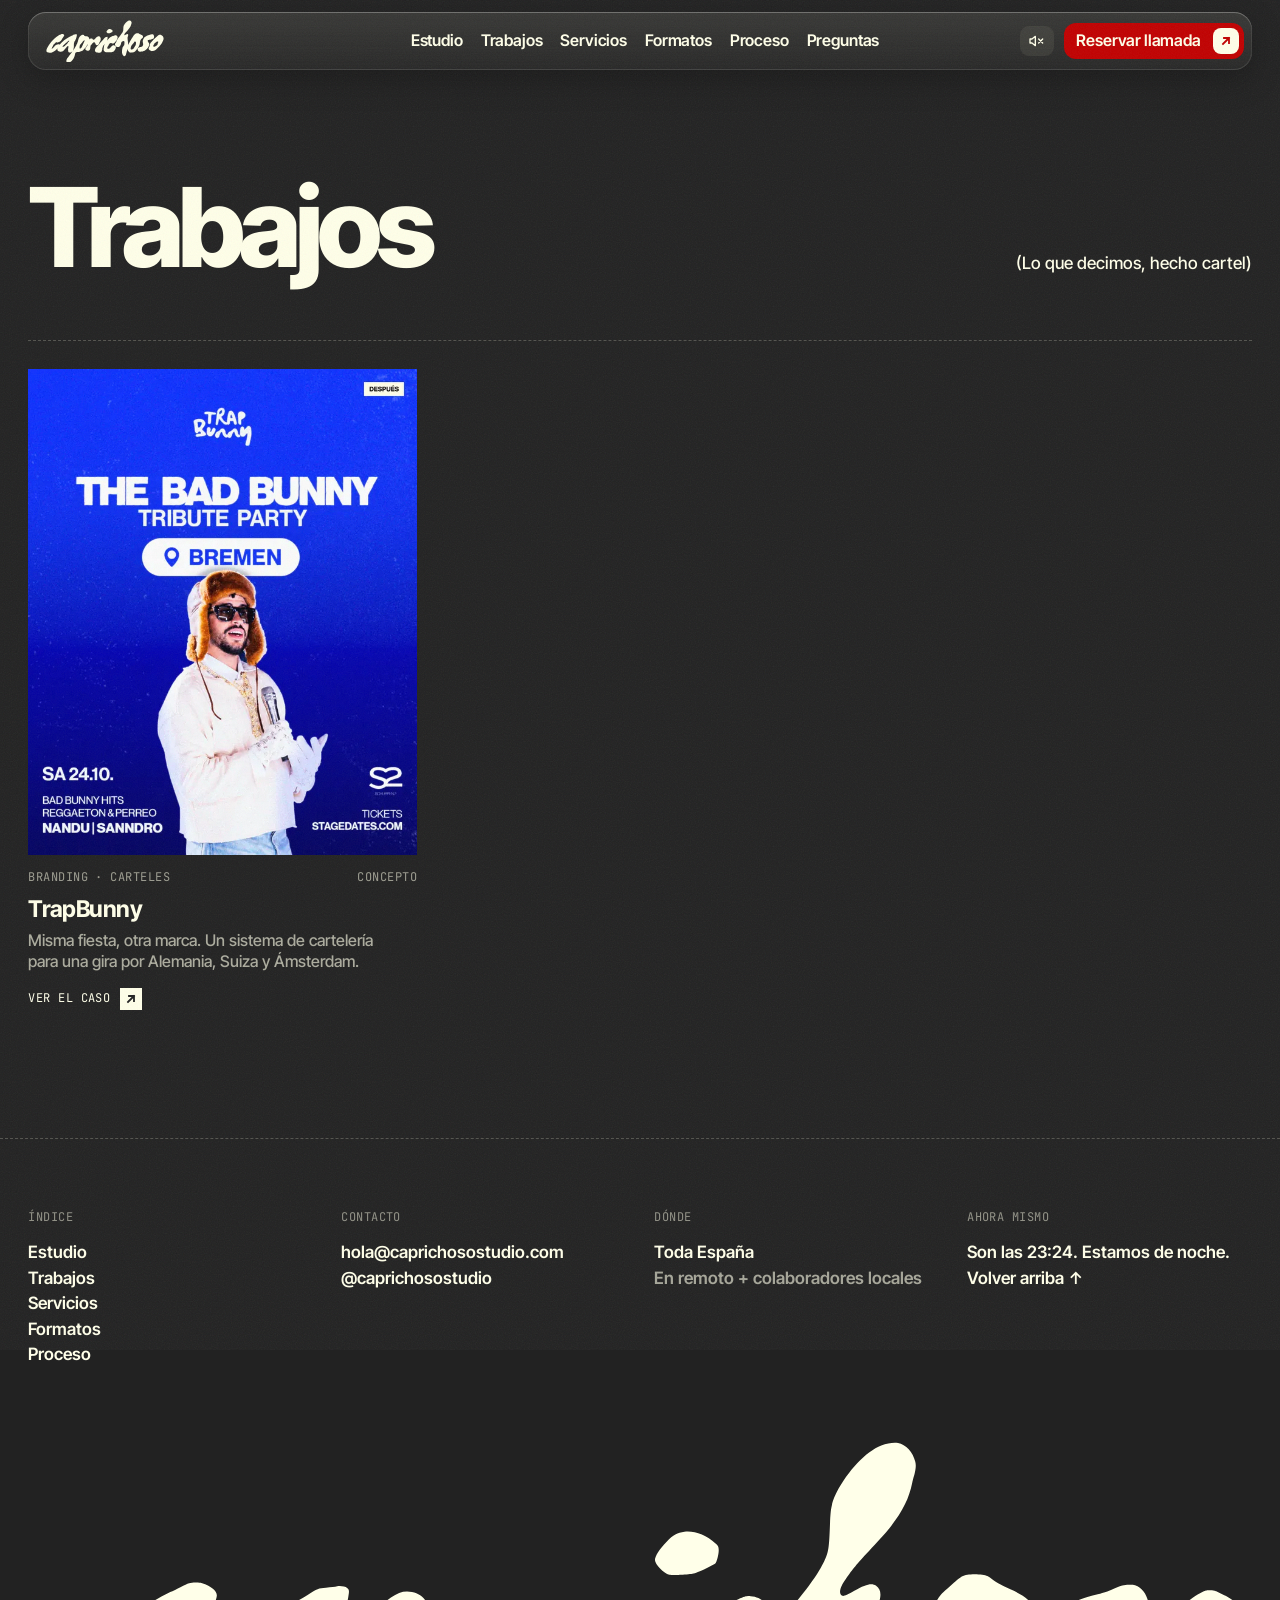
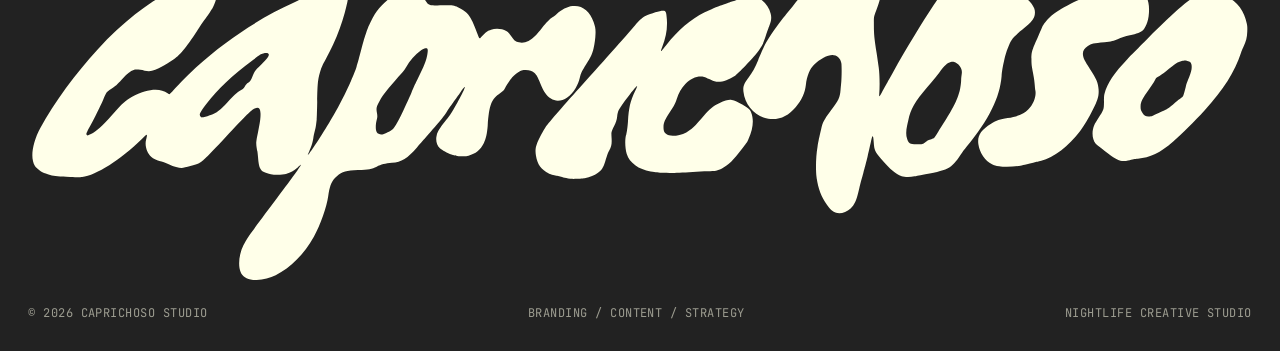
<file: trabajos.html>
<!doctype html>
<html lang="es">
<head>
<meta charset="utf-8">
<meta name="viewport" content="width=device-width, initial-scale=1, viewport-fit=cover">
<title>Trabajos · Caprichoso Studio</title>
<meta name="description" content="Trabajos de Caprichoso Studio: branding, carteles y contenido para nightlife.">
<meta name="theme-color" content="#222222">
<meta name="color-scheme" content="dark">
<meta property="og:title" content="Trabajos — Caprichoso Studio">
<meta property="og:description" content="Branding, carteles y contenido para nightlife.">
<meta property="og:type" content="website">
<meta property="og:url" content="https://caprichosostudio.com/trabajos">
<link rel="canonical" href="https://caprichosostudio.com/trabajos">
<meta property="og:image" content="https://caprichosostudio.com/img/trapbunny/og-trapbunny.jpg">
<meta name="twitter:card" content="summary_large_image">
<link rel="icon" href="favicon.svg" type="image/svg+xml">
<link rel="icon" href="favicon-32.png" type="image/png" sizes="32x32">
<link rel="apple-touch-icon" href="apple-touch-icon.png">
<link rel="preconnect" href="https://fonts.googleapis.com">
<link rel="preconnect" href="https://fonts.gstatic.com" crossorigin>
<link href="https://fonts.googleapis.com/css2?family=Inter+Tight:wght@400;500;600;700;800;900&family=JetBrains+Mono:wght@400;500&display=swap" rel="stylesheet">
<link rel="stylesheet" href="styles.css?v=11">
</head>
<body>
<svg width="0" height="0" style="position:absolute" aria-hidden="true">
  <symbol id="firma" viewBox="155 172 1134 413"><path fill="currentColor" d="M363.62 581.60C357.18 580.63 353.81 578.46 352.02 574.15C349.49 568.03 350.60 557.52 354.63 549.50C357.78 543.21 359.70 540.48 379.37 514.25C402.58 483.31 408.38 475.29 407.89 474.81C407.73 474.65 407.16 475.14 404.00 478.15C401.34 480.70 398.61 482.11 394.05 483.29C390.93 484.11 383.61 484.22 380.07 483.51C370.47 481.59 369.09 479.74 368.13 467.50C367.94 465.09 367.67 462.76 367.54 462.32C367.40 461.88 367.10 460.26 366.86 458.73C366.27 454.91 366.40 453.46 368.06 445.25C370.06 435.33 370.64 430.96 370.46 427.12C370.24 422.44 368.52 421.03 365.10 422.74C361.63 424.48 358.44 427.63 337.61 449.88C319.83 468.87 317.07 471.58 313.87 473.20C310.87 474.71 299.96 477.73 297.46 477.74C294.56 477.76 290.46 476.57 285.38 474.25C282.72 473.04 279.12 471.77 276.75 471.22C274.12 470.60 271.03 469.11 269.36 467.65C265.13 463.95 262.98 456.85 264.46 451.49C265.27 448.57 265.42 447.00 264.88 447.00C264.64 447.00 262.57 448.83 260.28 451.07C240.68 470.24 218.45 484.34 205.04 486.12C202.84 486.41 201.18 486.41 194.04 486.11C183.93 485.69 179.73 485.26 175.50 484.22C169.52 482.74 166.52 481.27 163.62 478.38C161.22 475.97 160.48 474.66 159.60 471.25C157.73 463.98 160.49 451.62 166.41 440.81C179.44 417.00 199.06 390.12 219.74 367.75C242.70 342.90 266.61 324.05 286.86 314.82C289.07 313.82 293.29 311.77 296.25 310.27C303.97 306.36 305.39 305.91 310.12 305.90C313.49 305.89 314.13 305.97 316.38 306.60C324.03 308.75 329.97 313.56 329.99 317.64C330.01 319.91 328.09 325.71 326.17 329.25C325.12 331.17 321.78 336.13 318.25 341.00C316.60 343.27 314.50 346.36 313.58 347.88C312.65 349.39 310.27 352.99 308.28 355.88C298.19 370.51 293.91 375.06 285.50 380.07C283.78 381.09 281.14 382.70 279.62 383.63C273.11 387.66 268.45 388.78 263.12 387.60C258.72 386.63 254.82 386.38 252.87 386.95C250.02 387.77 246.80 390.41 241.70 396.06C237.63 400.58 236.08 401.96 231.95 404.71C227.44 407.72 227.96 407.01 224.48 415.00C222.12 420.42 216.66 431.45 213.46 437.25C208.99 445.34 208.59 446.34 209.47 447.22C210.09 447.84 210.49 447.75 213.38 446.36C218.38 443.95 223.50 439.30 233.31 428.25C242.42 417.98 245.94 414.76 251.05 412.05C265.34 404.45 277.26 403.23 284.33 408.63C284.96 409.11 285.68 409.50 285.94 409.50C286.23 409.50 287.82 407.92 290.14 405.31C294.63 400.27 305.94 388.90 311.12 384.20C338.24 359.64 369.89 338.76 401.50 324.56C406.53 322.30 409.46 320.69 413.75 317.84C423.41 311.42 424.11 311.13 431.15 310.75C435.85 310.50 439.58 310.05 441.51 309.50C443.96 308.79 449.03 309.59 450.72 310.94C452.42 312.30 452.65 313.06 452.29 316.04C451.67 321.09 450.40 327.12 448.47 334.25C445.93 343.62 442.10 354.11 437.88 363.25C435.67 368.02 433.46 372.36 430.77 377.22C427.86 382.46 427.09 384.18 425.94 388.00C423.65 395.61 423.29 399.18 423.00 417.00C422.87 424.77 422.66 431.97 422.52 433.00C422.39 434.03 422.16 435.93 422.01 437.21C421.86 438.49 421.58 440.18 421.38 440.96C420.28 445.34 419.72 447.92 419.35 450.38C418.94 453.06 418.05 456.35 417.05 458.88C415.36 463.15 414.93 464.20 414.58 464.83C413.90 466.08 414.37 465.78 415.79 464.06C419.39 459.68 431.22 441.09 438.43 428.50C443.09 420.35 450.02 406.83 452.74 400.60C453.33 399.24 454.02 397.68 454.27 397.12C456.66 391.74 458.69 386.58 459.48 383.88C459.80 382.77 460.26 381.20 460.51 380.38C460.75 379.55 461.20 377.92 461.50 376.75C461.80 375.58 462.26 373.84 462.52 372.88C462.78 371.91 463.46 369.38 464.01 367.25C464.57 365.12 465.25 362.64 465.51 361.75C467.02 356.62 467.41 355.37 468.27 352.88C470.01 347.87 470.50 346.66 472.39 342.78C477.36 332.55 482.55 326.29 491.34 319.92C498.26 314.91 504.03 313.38 510.82 314.75C516.63 315.92 520.89 318.78 524.08 323.66C526.32 327.07 527.57 327.34 539.62 327.09C548.96 326.90 549.95 327.06 554.75 329.57C560.83 332.76 563.19 335.12 566.46 341.27C567.64 343.48 570.11 349.51 572.64 356.34C573.24 357.96 573.67 358.07 574.61 356.86C575.95 355.13 579.14 352.15 580.53 351.32C581.27 350.88 582.89 350.16 584.12 349.72C588.30 348.25 594.52 348.72 598.17 350.79C599.72 351.66 601.17 353.23 603.36 356.36C605.79 359.85 606.79 360.61 609.96 361.37C614.88 362.56 620.08 360.45 625.13 355.21C626.37 353.93 629.07 350.79 631.12 348.25C635.57 342.75 638.45 339.79 641.00 338.14C642.03 337.46 643.61 336.28 644.50 335.49C649.90 330.77 654.40 328.46 659.57 327.75C668.22 326.56 675.63 332.20 679.14 342.62C680.81 347.57 681.06 349.07 680.92 353.50C680.79 357.95 680.15 362.75 679.14 366.85C677.71 372.64 676.84 374.52 672.14 381.88C668.72 387.23 667.40 390.02 666.35 394.17C665.36 398.07 664.32 400.67 662.57 403.57C656.21 414.12 646.74 418.20 639.54 413.47C635.58 410.87 632.82 406.93 629.88 399.65C627.32 393.32 626.31 391.54 624.13 389.54C621.96 387.56 620.05 386.91 616.38 386.89C613.38 386.88 613.38 386.88 611.25 387.90C608.68 389.13 605.85 391.36 603.75 393.81C601.94 395.94 598.48 401.09 597.12 403.70C596.17 405.54 594.97 406.81 592.75 408.32C584.32 414.07 582.41 419.03 581.01 438.75C580.50 445.91 579.42 450.70 577.36 454.90C574.36 461.01 569.81 464.71 563.25 466.38C560.82 467.00 560.33 467.04 556.62 466.94C552.50 466.83 551.45 466.65 547.38 465.32C543.77 464.15 538.67 461.40 536.72 459.58C533.78 456.82 532.57 452.01 533.72 447.60C534.64 444.06 536.41 441.09 541.22 435.06C542.87 432.99 544.74 430.58 545.37 429.72C549.08 424.69 559.75 404.94 559.75 403.11C559.75 402.12 559.13 402.81 555.81 407.53C554.99 408.68 552.35 412.39 549.92 415.78C547.50 419.16 544.44 423.61 543.12 425.65C539.98 430.54 536.77 434.45 523.88 449.12C520.99 452.43 517.20 456.76 515.47 458.75C506.82 468.73 501.13 472.22 492.23 473.01C486.00 473.56 482.21 474.51 478.12 476.55C473.63 478.80 470.64 479.35 460.75 479.76C449.94 480.20 446.40 481.23 441.22 485.39C436.74 488.99 434.52 494.12 433.23 503.88C431.90 513.86 425.92 530.80 419.90 541.63C411.00 557.65 398.52 570.20 384.50 577.25C379.73 579.64 372.89 581.33 366.88 581.60C365.50 581.66 364.04 581.66 363.62 581.60ZM903.85 519.27C900.78 518.34 898.70 516.52 895.36 511.84C890.12 504.52 887.05 496.35 885.76 486.33C884.81 478.97 885.19 466.85 886.63 458.25C887.69 451.93 888.08 450.04 890.00 441.83C891.51 435.36 892.62 433.26 899.03 424.62C906.33 414.80 907.46 412.39 907.99 405.50C908.14 403.51 908.32 401.59 908.38 401.25C909.00 397.90 909.25 383.77 908.75 380.65C908.06 376.30 904.56 373.17 900.38 373.17C895.88 373.16 888.85 376.90 883.41 382.20C879.52 385.98 876.79 392.67 875.88 400.62C874.99 408.35 872.16 414.63 866.58 421.25C859.18 430.04 850.84 433.58 841.00 432.13C829.00 430.37 819.30 419.78 817.99 407.02C817.48 402.07 818.54 399.27 823.13 393.38C826.13 389.52 828.97 384.34 831.63 377.88C832.62 375.47 835.65 368.51 836.70 366.25C839.61 359.97 845.98 350.24 853.73 340.25C856.75 336.36 858.18 334.59 863.72 327.88C879.73 308.45 887.51 297.32 892.97 286.00C896.85 277.96 897.40 274.33 898.24 251.00C898.50 243.97 899.00 238.46 899.61 236.01C899.79 235.25 900.01 234.16 900.10 233.60C900.41 231.44 902.33 226.28 904.05 223.00C915.11 201.87 931.58 184.46 945.75 178.91C951.32 176.73 957.08 175.84 961.25 176.52C968.41 177.68 975.29 185.22 977.26 194.05C977.88 196.81 977.87 198.66 977.25 202.10C976.78 204.68 976.55 205.60 975.48 209.12C975.23 209.95 974.74 212.06 974.38 213.81C970.69 232.05 961.91 246.97 942.64 267.76C926.26 285.42 921.90 290.39 916.46 297.62C913.93 301.00 910.23 306.57 909.31 308.39C906.96 313.04 906.94 316.92 909.25 318.05C910.86 318.84 913.26 317.94 920.38 313.87C931.64 307.43 936.91 306.17 940.96 308.94C943.85 310.92 945.16 313.87 944.93 317.94C944.77 320.97 943.96 324.07 941.88 329.62C938.65 338.26 938.87 337.07 938.89 345.50C938.92 353.85 939.26 357.27 941.50 371.62C942.00 374.86 942.76 380.16 943.38 384.75C944.25 391.27 944.46 401.90 943.84 409.31C943.60 412.21 944.10 411.94 946.12 408.06C947.03 406.31 948.85 402.96 950.17 400.62C951.48 398.29 954.41 393.06 956.67 389.00C968.63 367.61 983.63 342.80 994.33 326.75C998.06 321.14 1000.72 317.36 1001.56 316.49C1002.46 315.54 1011.30 307.60 1014.41 304.94C1019.74 300.39 1021.22 299.57 1025.62 298.73C1029.10 298.06 1035.32 298.07 1039.23 298.74C1043.72 299.52 1044.93 300.02 1047.30 302.06C1051.22 305.44 1055.42 307.80 1065.38 312.23C1078.30 317.97 1084.57 322.97 1087.44 329.81C1088.45 332.22 1088.40 335.74 1087.34 338.01C1085.92 341.00 1083.20 344.05 1078.74 347.62C1072.27 352.80 1068.49 356.35 1066.75 358.87C1064.37 362.34 1061.43 370.11 1059.85 377.12C1058.29 384.10 1057.63 387.99 1057.24 392.75C1055.58 412.64 1045.51 432.96 1024.92 458.00C1023.28 459.99 1020.66 463.54 1019.11 465.88C1010.54 478.77 1007.90 480.10 982.00 484.49C980.28 484.79 977.81 485.27 976.50 485.57C972.80 486.41 967.03 486.34 964.68 485.41C958.57 483.01 954.92 479.93 945.49 469.21C939.85 462.80 939.25 461.43 938.72 453.75C938.41 449.26 938.12 448.04 937.51 448.65C937.25 448.90 936.69 450.99 935.89 454.70C935.36 457.19 934.77 459.76 933.01 467.38C932.56 469.31 930.96 475.56 930.13 478.62C929.91 479.45 929.45 481.14 929.11 482.38C928.78 483.61 928.28 485.41 928.00 486.38C926.71 490.88 926.03 493.50 925.26 497.00C923.01 507.24 920.95 511.97 917.29 515.28C913.22 518.97 907.96 520.53 903.85 519.27ZM657.50 487.84C652.01 486.77 649.32 486.13 647.28 485.40C646.68 485.18 645.76 485.00 645.25 485.00C643.81 485.00 639.69 483.85 637.68 482.88C630.71 479.55 626.95 474.39 625.74 466.50C624.98 461.56 625.22 459.03 626.88 454.64C628.09 451.41 632.79 442.50 634.71 439.77C637.71 435.50 652.79 418.10 669.28 399.88C688.01 379.17 714.27 349.63 717.46 345.68C720.85 341.48 724.64 337.94 726.65 337.10C733.13 334.37 740.54 332.18 743.43 332.14C746.07 332.11 746.54 333.15 747.03 340.04C747.63 348.70 746.35 356.25 742.64 365.81C741.49 368.78 741.31 369.50 741.74 369.50C741.99 369.50 742.25 369.19 746.39 364.00C757.90 349.57 769.04 340.09 782.12 333.56C786.14 331.56 794.81 327.85 797.50 326.98C797.84 326.87 799.76 326.21 801.75 325.50C805.48 324.18 806.46 323.86 809.25 323.05C810.14 322.79 811.94 322.09 813.25 321.50C819.19 318.83 821.00 318.36 824.62 318.58C827.66 318.76 829.55 319.23 831.92 320.38C837.39 323.05 841.77 328.65 843.26 334.86C844.17 338.65 843.86 341.43 842.00 346.00C841.47 347.31 840.03 351.36 838.80 355.00C837.57 358.64 836.28 362.24 835.95 363.00C835.15 364.78 833.04 368.03 830.83 370.88C826.29 376.71 813.15 390.45 810.28 392.35C804.97 395.88 799.19 397.99 794.81 398.00C792.13 398.00 790.85 397.62 786.25 395.44C782.13 393.48 780.58 393.00 778.42 393.00C773.48 393.00 768.49 395.45 764.15 400.01C760.50 403.85 757.97 408.28 756.12 414.07C754.89 417.92 753.99 419.67 750.32 425.26C744.99 433.39 743.96 435.78 743.93 440.00C743.90 444.51 745.12 446.32 748.96 447.51C752.73 448.67 759.85 447.48 765.05 444.82C769.82 442.38 772.94 439.43 781.49 429.28C786.59 423.21 790.27 420.21 795.52 417.84C801.41 415.17 804.48 414.36 807.10 414.79C810.40 415.32 815.88 417.98 820.64 421.38C823.69 423.54 824.40 424.35 825.24 426.51C827.83 433.22 826.96 441.38 822.61 451.25C821.45 453.90 821.60 453.67 817.27 459.37C808.48 470.98 804.14 475.26 798.12 478.26C794.17 480.23 791.87 480.67 784.62 480.86C781.33 480.95 775.19 481.24 771.00 481.50C757.60 482.35 750.12 482.56 743.96 482.25C738.99 482.01 737.23 481.83 732.00 481.00C720.97 479.27 712.40 473.02 709.88 464.88C708.19 459.43 707.99 450.29 709.48 446.43C709.94 445.22 710.74 439.09 711.00 434.79C711.77 421.85 713.17 415.82 717.52 406.73C720.85 399.75 720.40 400.02 712.69 409.62C710.13 412.81 706.19 418.20 704.07 421.41C701.94 424.63 701.46 426.00 700.99 430.10C700.63 433.21 699.87 435.55 697.97 439.41C695.56 444.27 695.48 444.67 695.79 449.46C696.17 455.40 695.75 457.73 693.63 461.64C692.54 463.64 692.21 464.52 689.90 471.72C687.98 477.70 686.49 479.99 682.89 482.47C679.74 484.65 676.21 486.10 670.88 487.41C669.16 487.82 659.11 488.15 657.50 487.84ZM1054.96 476.25C1052.00 475.75 1050.24 475.24 1048.38 474.31C1042.03 471.16 1036.88 463.60 1035.73 455.73C1034.62 448.14 1037.86 442.95 1047.50 436.88C1052.74 433.58 1055.42 432.65 1062.88 431.50C1072.24 430.06 1077.68 427.81 1081.90 423.63C1086.78 418.78 1089.68 410.94 1088.50 405.74C1088.34 404.99 1088.11 402.97 1088.00 401.25C1087.81 398.11 1087.38 395.01 1086.49 390.38C1085.05 382.85 1084.92 381.72 1084.91 376.88C1084.90 370.20 1085.29 368.90 1091.49 355.00C1093.18 351.22 1094.71 347.71 1094.89 347.19C1095.64 345.09 1099.31 340.40 1102.37 337.65C1106.56 333.89 1110.03 331.60 1117.90 327.41C1127.36 322.37 1132.81 320.36 1146.38 316.90C1152.85 315.25 1154.82 314.57 1160.66 311.98C1168.66 308.44 1170.46 307.94 1175.25 307.91C1178.85 307.90 1179.25 307.94 1180.95 308.56C1187.37 310.91 1191.48 316.26 1193.30 324.62C1194.41 329.73 1193.95 337.64 1192.24 342.81C1191.41 345.33 1189.54 348.90 1188.49 349.98C1186.67 351.86 1182.32 353.58 1176.12 354.88C1171.64 355.83 1168.21 356.94 1164.74 358.58C1161.48 360.12 1158.81 360.70 1152.50 361.26C1142.32 362.17 1140.47 362.58 1137.20 364.71C1132.17 368.00 1131.30 372.09 1134.33 378.24C1134.90 379.41 1137.05 382.90 1139.10 386.00C1145.26 395.30 1146.75 398.83 1147.14 405.02C1147.51 410.78 1146.51 414.40 1142.11 423.25C1137.55 432.41 1134.49 437.53 1129.89 443.72C1119.84 457.21 1105.10 468.43 1094.01 471.01C1092.97 471.25 1091.00 471.75 1089.62 472.12C1085.57 473.20 1080.84 474.36 1078.75 474.78C1077.99 474.93 1076.67 475.21 1075.80 475.41C1069.79 476.76 1060.27 477.15 1054.96 476.25ZM1167.38 471.04C1164.92 470.30 1161.74 468.56 1158.00 465.91C1155.06 463.82 1145.00 455.85 1144.30 455.04C1141.10 451.37 1140.59 443.46 1143.19 437.93C1143.76 436.72 1145.46 433.85 1146.96 431.55C1151.94 423.93 1152.09 423.50 1152.13 416.38C1152.15 411.69 1152.23 410.57 1152.68 408.85C1155.13 399.27 1161.23 390.10 1174.38 376.25C1176.41 374.12 1184.54 365.91 1192.47 358.00C1219.79 330.73 1232.20 320.22 1243.75 314.54C1246.61 313.13 1246.63 313.13 1249.27 313.04C1251.22 312.97 1252.33 313.06 1253.52 313.38C1254.40 313.62 1255.42 313.87 1255.79 313.93C1256.41 314.04 1259.31 315.45 1265.26 318.53C1275.89 324.04 1282.26 332.54 1284.51 344.23C1285.00 346.75 1285.05 347.60 1284.92 351.36C1284.72 357.04 1283.82 360.61 1281.31 365.64C1280.63 367.01 1279.65 369.42 1279.14 371.00C1273.47 388.46 1262.88 405.21 1245.28 424.57C1235.97 434.82 1224.90 445.81 1216.30 453.35C1204.40 463.79 1194.56 468.53 1183.50 469.14C1180.57 469.30 1178.88 469.63 1174.38 470.93C1172.33 471.52 1169.12 471.57 1167.38 471.04ZM984.50 455.31C985.12 455.03 986.18 454.33 986.86 453.75C988.37 452.49 988.82 452.25 991.38 451.41C992.48 451.05 993.74 450.53 994.18 450.26C995.05 449.73 995.09 449.66 998.52 444.12C999.79 442.06 1001.79 438.91 1002.95 437.12C1006.55 431.61 1011.30 423.55 1013.18 419.75C1015.78 414.50 1016.56 412.48 1018.36 406.40C1018.97 404.36 1019.74 398.77 1019.75 396.40C1019.75 395.32 1019.93 393.30 1020.15 391.91C1020.67 388.62 1020.54 387.17 1019.52 385.17C1018.36 382.88 1016.78 381.18 1014.97 380.27C1012.86 379.22 1012.01 379.11 1010.10 379.62C1006.87 380.50 1004.58 382.63 999.24 389.75C996.86 392.92 994.40 395.90 988.48 402.79C976.89 416.28 972.85 423.33 970.81 433.62C970.67 434.31 970.20 436.39 969.75 438.25C968.61 443.03 968.56 447.33 969.60 450.57C971.16 455.37 972.40 456.03 979.62 455.90C982.78 455.84 983.55 455.74 984.50 455.31ZM484.85 446.23C487.47 445.46 491.92 443.08 493.25 441.75C494.72 440.28 497.15 436.14 500.38 429.62C502.93 424.47 508.80 411.69 510.31 408.00C512.36 402.99 513.27 400.99 515.64 396.23C522.22 383.06 524.25 377.91 525.14 372.12C525.78 367.99 525.50 366.75 523.92 366.75C522.53 366.75 521.43 367.22 519.59 368.56C513.53 373.02 508.58 378.51 505.37 384.38C504.16 386.58 502.99 388.02 495.91 395.98C486.11 407.00 482.90 411.37 479.47 418.32C477.80 421.72 477.66 422.87 478.38 426.88C478.83 429.39 478.84 430.47 478.40 432.09C477.07 437.04 476.91 441.88 478.02 444.12C478.53 445.15 478.89 445.50 479.99 446.06C481.61 446.89 482.50 446.92 484.85 446.23ZM320.32 429.98C321.45 429.57 323.27 428.95 324.38 428.59C329.73 426.85 333.21 424.21 339.89 416.85C346.00 410.10 348.18 408.15 352.56 405.53C354.55 404.34 354.84 404.06 355.79 402.46C356.93 400.54 357.92 399.43 359.00 398.88C360.48 398.11 361.67 396.34 362.99 392.96C364.61 388.78 365.51 387.45 368.87 384.25C375.92 377.53 377.83 375.26 378.16 373.19C378.45 371.41 376.23 370.79 372.99 371.75C370.39 372.52 370.44 372.50 363.81 377.48C343.31 392.89 330.87 404.61 320.60 418.14C314.01 426.84 313.24 428.52 315.01 430.30C315.72 431.01 315.86 431.05 317.02 430.90C317.71 430.80 319.19 430.39 320.32 429.98ZM1196.75 429.57C1197.37 429.36 1199.62 428.32 1201.75 427.25C1203.88 426.18 1205.91 425.23 1206.25 425.12C1207.32 424.81 1211.12 422.78 1212.72 421.66C1213.57 421.07 1215.57 419.42 1217.17 417.98C1218.78 416.55 1221.11 414.70 1222.36 413.88C1223.60 413.05 1224.87 412.01 1225.17 411.55C1225.81 410.59 1226.61 408.01 1227.83 402.96C1228.66 399.52 1229.01 398.51 1231.01 393.75C1233.21 388.48 1233.89 384.64 1233.13 381.75C1232.64 379.89 1231.81 379.18 1229.50 378.66C1227.17 378.13 1226.63 378.14 1224.19 378.77C1220.34 379.75 1218.67 380.84 1209.62 388.27C1206.93 390.48 1203.90 392.55 1201.83 393.59C1200.63 394.19 1200.43 394.42 1199.34 396.54C1198.69 397.80 1196.39 401.31 1194.22 404.35C1187.59 413.64 1186.25 416.31 1186.06 420.50C1185.94 423.25 1186.34 424.65 1187.98 427.18C1189.47 429.50 1191.26 430.34 1194.12 430.08C1194.95 430.01 1196.13 429.77 1196.75 429.57ZM749.25 298.77C744.35 297.78 736.00 289.18 736.00 285.13C736.00 281.41 740.10 274.97 746.86 268.05C753.04 261.72 756.69 259.69 763.35 258.86C772.39 257.73 783.43 261.86 792.17 269.66C794.70 271.92 795.13 272.89 795.10 276.25C795.06 280.21 793.30 286.84 791.91 288.27C791.12 289.07 781.84 293.78 777.62 295.51C772.15 297.75 771.19 298.00 767.00 298.26C764.87 298.40 761.94 298.62 760.50 298.75C757.57 299.03 750.60 299.04 749.25 298.77Z"/></symbol>
</svg>
<div class="grain" aria-hidden="true"></div>

<header class="nav" id="nav">
  <a class="logo" href="/" aria-label="Caprichoso Studio, inicio"><svg viewBox="0 0 1134 413"><use href="#firma"/></svg></a>
  <ul>
    <li><a href="/#estudio">Estudio</a></li>
    <li><a href="/trabajos">Trabajos</a></li>
    <li><a href="/#servicios">Servicios</a></li>
    <li><a href="/#formatos">Formatos</a></li>
    <li><a href="/#proceso">Proceso</a></li>
    <li><a href="/#preguntas">Preguntas</a></li>
  </ul>
  <div class="right">
    <button class="sound" id="sound" type="button" aria-pressed="false" aria-label="Sonido al pasar el ratón" title="Activar sonido">
      <svg class="ic-off" width="16" height="16" viewBox="0 0 24 24" fill="none" stroke="currentColor" stroke-width="2" stroke-linecap="round" stroke-linejoin="round" aria-hidden="true"><path d="M11 5 6 9H3v6h3l5 4z"/><path d="m22 9-6 6M16 9l6 6"/></svg>
      <svg class="ic-on" width="16" height="16" viewBox="0 0 24 24" fill="none" stroke="currentColor" stroke-width="2" stroke-linecap="round" stroke-linejoin="round" aria-hidden="true"><path d="M11 5 6 9H3v6h3l5 4z"/><path d="M15.5 8.5a5 5 0 0 1 0 7"/><path d="M19 5a10 10 0 0 1 0 14"/></svg>
      <span class="bars" aria-hidden="true"><i></i><i></i><i></i></span>
    </button>
    <a class="btn btn--red" href="https://calendly.com/hola-caprichosostudio/30min" target="_blank" rel="noopener" data-book>Reservar llamada <span class="sq" aria-hidden="true"><svg width="12" height="12" viewBox="0 0 12 12" fill="none" stroke="currentColor" stroke-width="1.8" stroke-linecap="square"><path d="M3 9 9 3M4 3h5v5"/></svg></span></a>
  </div>
</header>

<main id="top">

  <section class="works night wrap" data-theme="night">
    <div class="works__head">
      <p class="paren">(Lo que decimos, hecho cartel)</p>
      <h1 class="display">Trabajos</h1>
    </div>
    <div class="works__grid">
      <a class="proj" href="trapbunny">
        <figure class="proj__img"><img src="img/trapbunny/tb-despues-bremen-640.webp" srcset="img/trapbunny/tb-despues-bremen-640.webp 640w, img/trapbunny/tb-despues-bremen-1080.webp 1080w" sizes="(max-width: 560px) 92vw, (max-width: 1000px) 46vw, 30vw" width="1080" height="1350" alt="Cartel rediseñado de TrapBunny en Bremen, con fondo azul y la ciudad bajo el título" decoding="async"></figure>
        <div class="proj__meta mono"><span>Branding · Carteles</span><span>Concepto</span></div>
        <h2 class="h3">TrapBunny</h2>
        <p class="proj__desc">Misma fiesta, otra marca. Un sistema de cartelería para una gira por Alemania, Suiza y Ámsterdam.</p>
        <span class="proj__more mono">Ver el caso <span class="sq" aria-hidden="true"><svg width="12" height="12" viewBox="0 0 12 12" fill="none" stroke="currentColor" stroke-width="1.8" stroke-linecap="square"><path d="M3 9 9 3M4 3h5v5"/></svg></span></span>
      </a>
    </div>
  </section>

  <footer class="foot night wrap" data-theme="night">
    <div class="cols">
      <div><span class="mono">Índice</span><a href="/#estudio">Estudio</a><a href="/trabajos">Trabajos</a><a href="/#servicios">Servicios</a><a href="/#formatos">Formatos</a><a href="/#proceso">Proceso</a></div>
      <div><span class="mono">Contacto</span><a href="mailto:hola@caprichosostudio.com">hola@caprichosostudio.com</a><a href="https://instagram.com/caprichosostudio" target="_blank" rel="noopener">@caprichosostudio</a></div>
      <div><span class="mono">Dónde</span><p>Toda España</p><p class="dim">En remoto + colaboradores locales</p></div>
      <div><span class="mono">Ahora mismo</span><p id="status">—</p><a href="#top">Volver arriba ↑︎</a></div>
    </div>
    <div class="big" aria-hidden="true"><svg viewBox="0 0 1134 413"><use href="#firma"/></svg></div>
    <div class="legal mono"><span>© 2026 Caprichoso Studio</span><span>Branding / Content / Strategy</span><span>Nightlife creative studio</span></div>
  </footer>
</main>


<dialog class="book" data-book-dialog aria-labelledby="book-title">
  <div class="book__head">
    <div>
      <p class="mono dim">(Llamada de 20 minutos)</p>
      <h2 id="book-title" class="h3">Elige día y hora</h2>
    </div>
    <button class="book__close" type="button" data-book-close aria-label="Cerrar"><svg width="14" height="14" viewBox="0 0 14 14" fill="none" stroke="currentColor" stroke-width="1.8" stroke-linecap="square" aria-hidden="true"><path d="M2 2l10 10M12 2 2 12"/></svg></button>
  </div>
  <div class="book__cal" data-cal="https://calendly.com/hola-caprichosostudio/30min?embed_domain=caprichosostudio.com&amp;embed_type=Inline&amp;hide_gdpr_banner=1&amp;background_color=222222&amp;text_color=ffffe9&amp;primary_color=c10000">
    <div class="book__empty">
      <p class="h3">Cargando el calendario…</p>
      <p class="dim">Si no aparece, <a href="https://calendly.com/hola-caprichosostudio/30min" target="_blank" rel="noopener">ábrelo en otra pestaña</a>.</p>
    </div>
  </div>
  <p class="book__alt mono">¿Prefieres escribir? <a href="mailto:hola@caprichosostudio.com?subject=Quiero%20una%20llamada">hola@caprichosostudio.com</a> · <a href="https://ig.me/m/caprichosostudio" target="_blank" rel="noopener">Instagram</a></p>
</dialog>

<script src="main.js?v=8" defer></script>
</body>
</html>
</file>
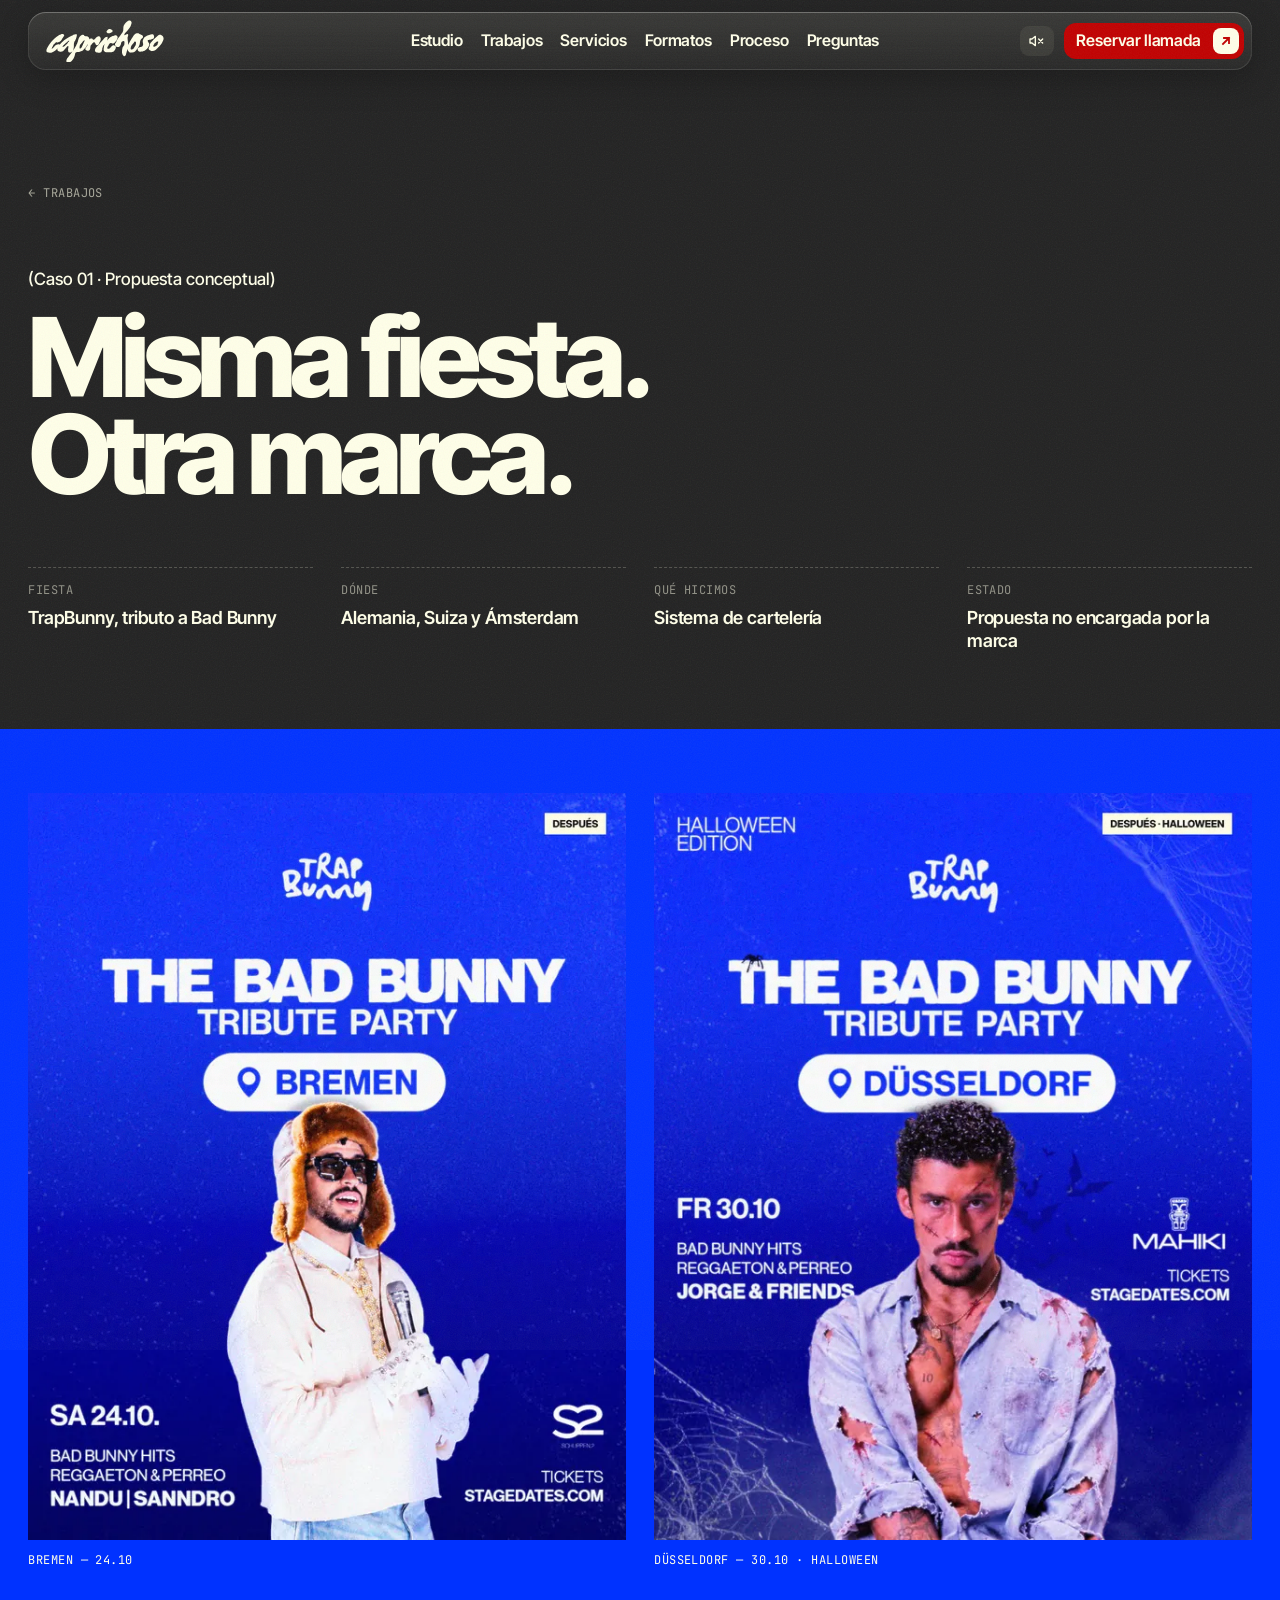
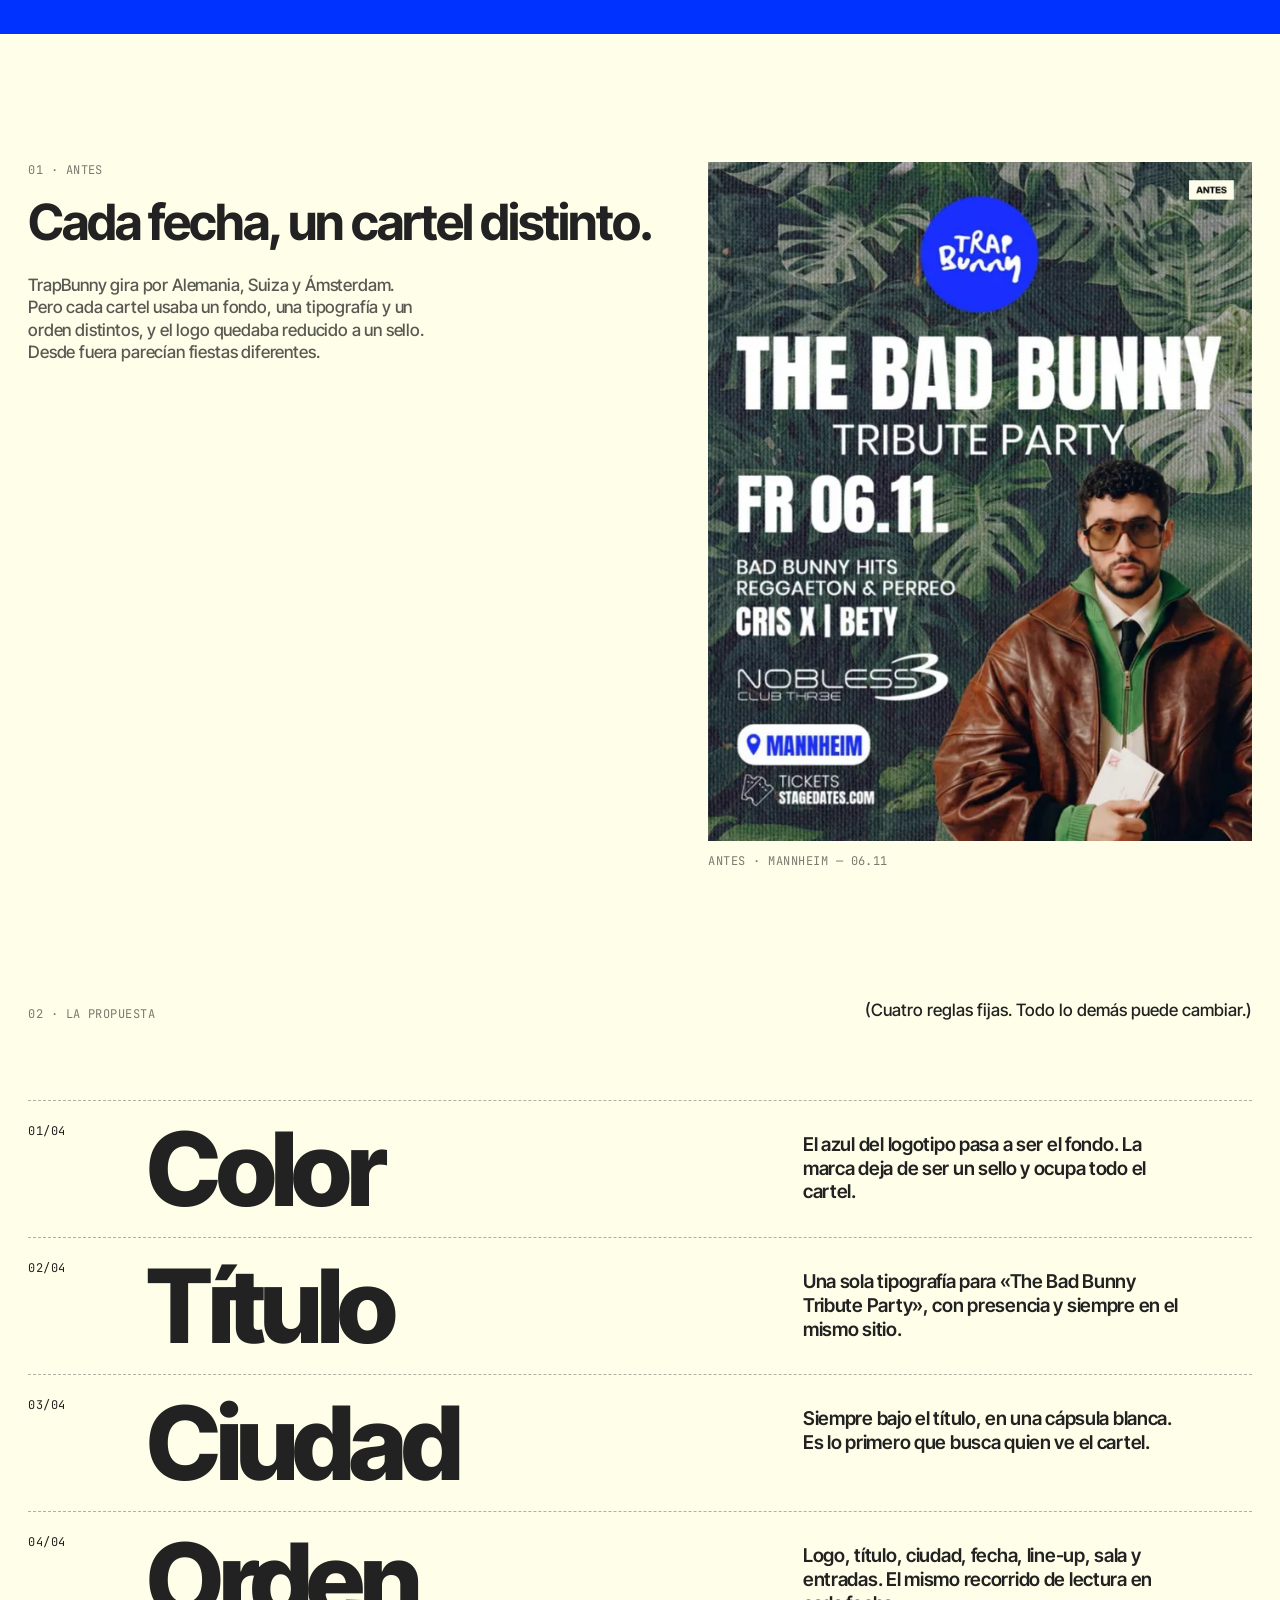
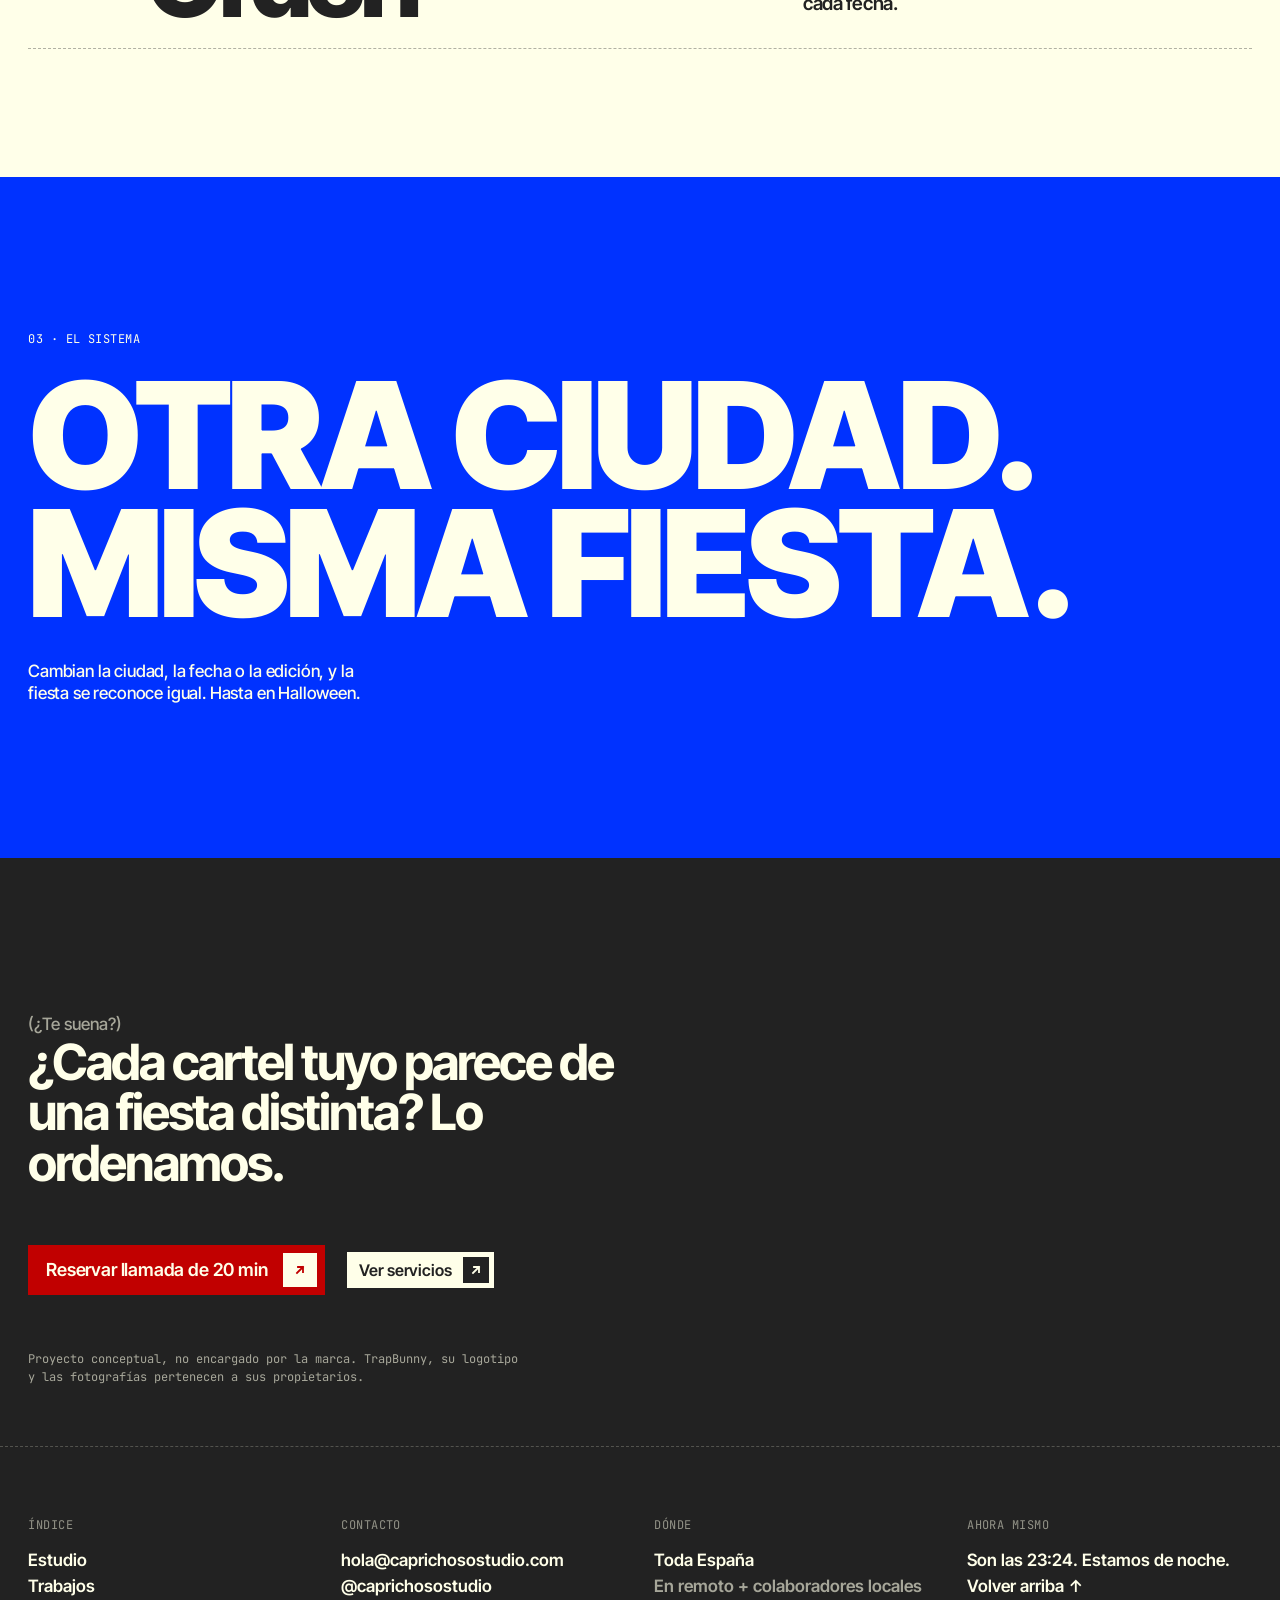
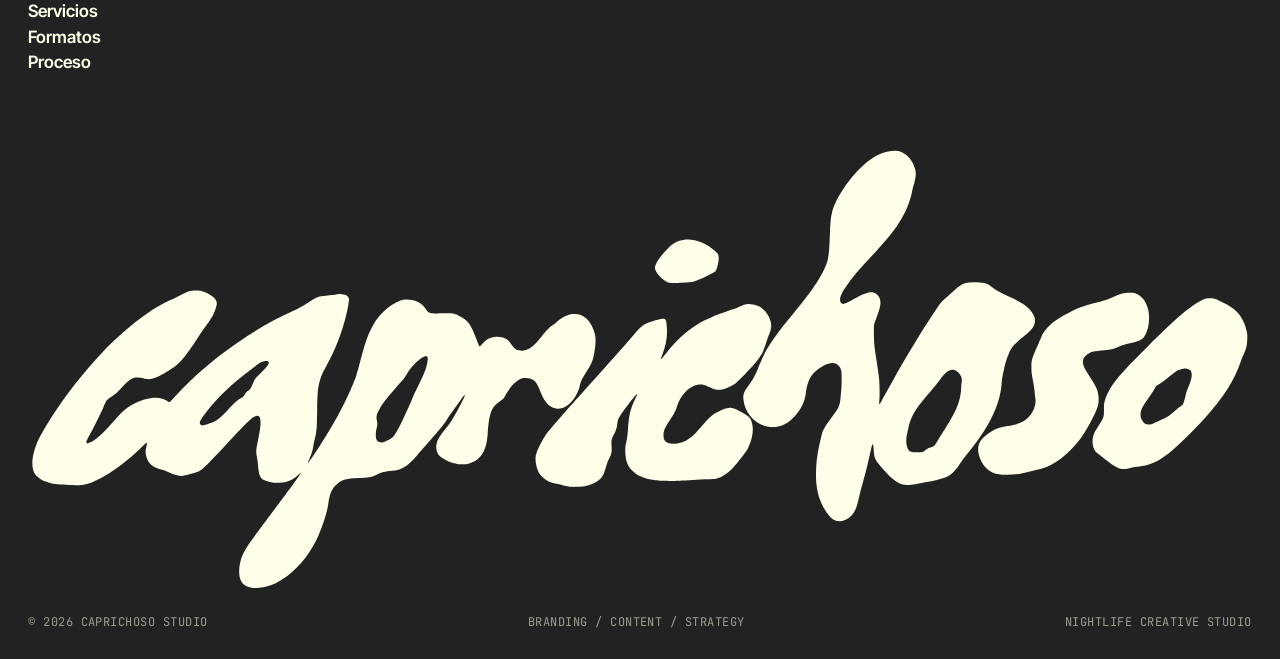
<file: trapbunny.html>
<!doctype html>
<html lang="es">
<head>
<meta charset="utf-8">
<meta name="viewport" content="width=device-width, initial-scale=1, viewport-fit=cover">
<title>TrapBunny · Misma fiesta, otra marca · Caprichoso Studio</title>
<meta name="description" content="Caso de Caprichoso Studio: un sistema de cartelería para TrapBunny, la fiesta tributo a Bad Bunny en Alemania, Suiza y Ámsterdam. Propuesta conceptual.">
<meta name="theme-color" content="#222222">
<meta name="color-scheme" content="dark">
<meta property="og:title" content="TrapBunny: misma fiesta, otra marca — Caprichoso Studio">
<meta property="og:description" content="Un sistema de cartelería para que cada fecha se reconozca como la misma fiesta.">
<meta property="og:type" content="article">
<meta property="og:url" content="https://caprichosostudio.com/trapbunny">
<link rel="canonical" href="https://caprichosostudio.com/trapbunny">
<meta property="og:image" content="https://caprichosostudio.com/img/trapbunny/og-trapbunny.jpg">
<meta name="twitter:card" content="summary_large_image">
<link rel="icon" href="favicon.svg" type="image/svg+xml">
<link rel="icon" href="favicon-32.png" type="image/png" sizes="32x32">
<link rel="apple-touch-icon" href="apple-touch-icon.png">
<link rel="preconnect" href="https://fonts.googleapis.com">
<link rel="preconnect" href="https://fonts.gstatic.com" crossorigin>
<link href="https://fonts.googleapis.com/css2?family=Inter+Tight:wght@400;500;600;700;800;900&family=JetBrains+Mono:wght@400;500&display=swap" rel="stylesheet">
<link rel="stylesheet" href="styles.css?v=11">
</head>
<body>
<svg width="0" height="0" style="position:absolute" aria-hidden="true">
  <symbol id="firma" viewBox="155 172 1134 413"><path fill="currentColor" d="M363.62 581.60C357.18 580.63 353.81 578.46 352.02 574.15C349.49 568.03 350.60 557.52 354.63 549.50C357.78 543.21 359.70 540.48 379.37 514.25C402.58 483.31 408.38 475.29 407.89 474.81C407.73 474.65 407.16 475.14 404.00 478.15C401.34 480.70 398.61 482.11 394.05 483.29C390.93 484.11 383.61 484.22 380.07 483.51C370.47 481.59 369.09 479.74 368.13 467.50C367.94 465.09 367.67 462.76 367.54 462.32C367.40 461.88 367.10 460.26 366.86 458.73C366.27 454.91 366.40 453.46 368.06 445.25C370.06 435.33 370.64 430.96 370.46 427.12C370.24 422.44 368.52 421.03 365.10 422.74C361.63 424.48 358.44 427.63 337.61 449.88C319.83 468.87 317.07 471.58 313.87 473.20C310.87 474.71 299.96 477.73 297.46 477.74C294.56 477.76 290.46 476.57 285.38 474.25C282.72 473.04 279.12 471.77 276.75 471.22C274.12 470.60 271.03 469.11 269.36 467.65C265.13 463.95 262.98 456.85 264.46 451.49C265.27 448.57 265.42 447.00 264.88 447.00C264.64 447.00 262.57 448.83 260.28 451.07C240.68 470.24 218.45 484.34 205.04 486.12C202.84 486.41 201.18 486.41 194.04 486.11C183.93 485.69 179.73 485.26 175.50 484.22C169.52 482.74 166.52 481.27 163.62 478.38C161.22 475.97 160.48 474.66 159.60 471.25C157.73 463.98 160.49 451.62 166.41 440.81C179.44 417.00 199.06 390.12 219.74 367.75C242.70 342.90 266.61 324.05 286.86 314.82C289.07 313.82 293.29 311.77 296.25 310.27C303.97 306.36 305.39 305.91 310.12 305.90C313.49 305.89 314.13 305.97 316.38 306.60C324.03 308.75 329.97 313.56 329.99 317.64C330.01 319.91 328.09 325.71 326.17 329.25C325.12 331.17 321.78 336.13 318.25 341.00C316.60 343.27 314.50 346.36 313.58 347.88C312.65 349.39 310.27 352.99 308.28 355.88C298.19 370.51 293.91 375.06 285.50 380.07C283.78 381.09 281.14 382.70 279.62 383.63C273.11 387.66 268.45 388.78 263.12 387.60C258.72 386.63 254.82 386.38 252.87 386.95C250.02 387.77 246.80 390.41 241.70 396.06C237.63 400.58 236.08 401.96 231.95 404.71C227.44 407.72 227.96 407.01 224.48 415.00C222.12 420.42 216.66 431.45 213.46 437.25C208.99 445.34 208.59 446.34 209.47 447.22C210.09 447.84 210.49 447.75 213.38 446.36C218.38 443.95 223.50 439.30 233.31 428.25C242.42 417.98 245.94 414.76 251.05 412.05C265.34 404.45 277.26 403.23 284.33 408.63C284.96 409.11 285.68 409.50 285.94 409.50C286.23 409.50 287.82 407.92 290.14 405.31C294.63 400.27 305.94 388.90 311.12 384.20C338.24 359.64 369.89 338.76 401.50 324.56C406.53 322.30 409.46 320.69 413.75 317.84C423.41 311.42 424.11 311.13 431.15 310.75C435.85 310.50 439.58 310.05 441.51 309.50C443.96 308.79 449.03 309.59 450.72 310.94C452.42 312.30 452.65 313.06 452.29 316.04C451.67 321.09 450.40 327.12 448.47 334.25C445.93 343.62 442.10 354.11 437.88 363.25C435.67 368.02 433.46 372.36 430.77 377.22C427.86 382.46 427.09 384.18 425.94 388.00C423.65 395.61 423.29 399.18 423.00 417.00C422.87 424.77 422.66 431.97 422.52 433.00C422.39 434.03 422.16 435.93 422.01 437.21C421.86 438.49 421.58 440.18 421.38 440.96C420.28 445.34 419.72 447.92 419.35 450.38C418.94 453.06 418.05 456.35 417.05 458.88C415.36 463.15 414.93 464.20 414.58 464.83C413.90 466.08 414.37 465.78 415.79 464.06C419.39 459.68 431.22 441.09 438.43 428.50C443.09 420.35 450.02 406.83 452.74 400.60C453.33 399.24 454.02 397.68 454.27 397.12C456.66 391.74 458.69 386.58 459.48 383.88C459.80 382.77 460.26 381.20 460.51 380.38C460.75 379.55 461.20 377.92 461.50 376.75C461.80 375.58 462.26 373.84 462.52 372.88C462.78 371.91 463.46 369.38 464.01 367.25C464.57 365.12 465.25 362.64 465.51 361.75C467.02 356.62 467.41 355.37 468.27 352.88C470.01 347.87 470.50 346.66 472.39 342.78C477.36 332.55 482.55 326.29 491.34 319.92C498.26 314.91 504.03 313.38 510.82 314.75C516.63 315.92 520.89 318.78 524.08 323.66C526.32 327.07 527.57 327.34 539.62 327.09C548.96 326.90 549.95 327.06 554.75 329.57C560.83 332.76 563.19 335.12 566.46 341.27C567.64 343.48 570.11 349.51 572.64 356.34C573.24 357.96 573.67 358.07 574.61 356.86C575.95 355.13 579.14 352.15 580.53 351.32C581.27 350.88 582.89 350.16 584.12 349.72C588.30 348.25 594.52 348.72 598.17 350.79C599.72 351.66 601.17 353.23 603.36 356.36C605.79 359.85 606.79 360.61 609.96 361.37C614.88 362.56 620.08 360.45 625.13 355.21C626.37 353.93 629.07 350.79 631.12 348.25C635.57 342.75 638.45 339.79 641.00 338.14C642.03 337.46 643.61 336.28 644.50 335.49C649.90 330.77 654.40 328.46 659.57 327.75C668.22 326.56 675.63 332.20 679.14 342.62C680.81 347.57 681.06 349.07 680.92 353.50C680.79 357.95 680.15 362.75 679.14 366.85C677.71 372.64 676.84 374.52 672.14 381.88C668.72 387.23 667.40 390.02 666.35 394.17C665.36 398.07 664.32 400.67 662.57 403.57C656.21 414.12 646.74 418.20 639.54 413.47C635.58 410.87 632.82 406.93 629.88 399.65C627.32 393.32 626.31 391.54 624.13 389.54C621.96 387.56 620.05 386.91 616.38 386.89C613.38 386.88 613.38 386.88 611.25 387.90C608.68 389.13 605.85 391.36 603.75 393.81C601.94 395.94 598.48 401.09 597.12 403.70C596.17 405.54 594.97 406.81 592.75 408.32C584.32 414.07 582.41 419.03 581.01 438.75C580.50 445.91 579.42 450.70 577.36 454.90C574.36 461.01 569.81 464.71 563.25 466.38C560.82 467.00 560.33 467.04 556.62 466.94C552.50 466.83 551.45 466.65 547.38 465.32C543.77 464.15 538.67 461.40 536.72 459.58C533.78 456.82 532.57 452.01 533.72 447.60C534.64 444.06 536.41 441.09 541.22 435.06C542.87 432.99 544.74 430.58 545.37 429.72C549.08 424.69 559.75 404.94 559.75 403.11C559.75 402.12 559.13 402.81 555.81 407.53C554.99 408.68 552.35 412.39 549.92 415.78C547.50 419.16 544.44 423.61 543.12 425.65C539.98 430.54 536.77 434.45 523.88 449.12C520.99 452.43 517.20 456.76 515.47 458.75C506.82 468.73 501.13 472.22 492.23 473.01C486.00 473.56 482.21 474.51 478.12 476.55C473.63 478.80 470.64 479.35 460.75 479.76C449.94 480.20 446.40 481.23 441.22 485.39C436.74 488.99 434.52 494.12 433.23 503.88C431.90 513.86 425.92 530.80 419.90 541.63C411.00 557.65 398.52 570.20 384.50 577.25C379.73 579.64 372.89 581.33 366.88 581.60C365.50 581.66 364.04 581.66 363.62 581.60ZM903.85 519.27C900.78 518.34 898.70 516.52 895.36 511.84C890.12 504.52 887.05 496.35 885.76 486.33C884.81 478.97 885.19 466.85 886.63 458.25C887.69 451.93 888.08 450.04 890.00 441.83C891.51 435.36 892.62 433.26 899.03 424.62C906.33 414.80 907.46 412.39 907.99 405.50C908.14 403.51 908.32 401.59 908.38 401.25C909.00 397.90 909.25 383.77 908.75 380.65C908.06 376.30 904.56 373.17 900.38 373.17C895.88 373.16 888.85 376.90 883.41 382.20C879.52 385.98 876.79 392.67 875.88 400.62C874.99 408.35 872.16 414.63 866.58 421.25C859.18 430.04 850.84 433.58 841.00 432.13C829.00 430.37 819.30 419.78 817.99 407.02C817.48 402.07 818.54 399.27 823.13 393.38C826.13 389.52 828.97 384.34 831.63 377.88C832.62 375.47 835.65 368.51 836.70 366.25C839.61 359.97 845.98 350.24 853.73 340.25C856.75 336.36 858.18 334.59 863.72 327.88C879.73 308.45 887.51 297.32 892.97 286.00C896.85 277.96 897.40 274.33 898.24 251.00C898.50 243.97 899.00 238.46 899.61 236.01C899.79 235.25 900.01 234.16 900.10 233.60C900.41 231.44 902.33 226.28 904.05 223.00C915.11 201.87 931.58 184.46 945.75 178.91C951.32 176.73 957.08 175.84 961.25 176.52C968.41 177.68 975.29 185.22 977.26 194.05C977.88 196.81 977.87 198.66 977.25 202.10C976.78 204.68 976.55 205.60 975.48 209.12C975.23 209.95 974.74 212.06 974.38 213.81C970.69 232.05 961.91 246.97 942.64 267.76C926.26 285.42 921.90 290.39 916.46 297.62C913.93 301.00 910.23 306.57 909.31 308.39C906.96 313.04 906.94 316.92 909.25 318.05C910.86 318.84 913.26 317.94 920.38 313.87C931.64 307.43 936.91 306.17 940.96 308.94C943.85 310.92 945.16 313.87 944.93 317.94C944.77 320.97 943.96 324.07 941.88 329.62C938.65 338.26 938.87 337.07 938.89 345.50C938.92 353.85 939.26 357.27 941.50 371.62C942.00 374.86 942.76 380.16 943.38 384.75C944.25 391.27 944.46 401.90 943.84 409.31C943.60 412.21 944.10 411.94 946.12 408.06C947.03 406.31 948.85 402.96 950.17 400.62C951.48 398.29 954.41 393.06 956.67 389.00C968.63 367.61 983.63 342.80 994.33 326.75C998.06 321.14 1000.72 317.36 1001.56 316.49C1002.46 315.54 1011.30 307.60 1014.41 304.94C1019.74 300.39 1021.22 299.57 1025.62 298.73C1029.10 298.06 1035.32 298.07 1039.23 298.74C1043.72 299.52 1044.93 300.02 1047.30 302.06C1051.22 305.44 1055.42 307.80 1065.38 312.23C1078.30 317.97 1084.57 322.97 1087.44 329.81C1088.45 332.22 1088.40 335.74 1087.34 338.01C1085.92 341.00 1083.20 344.05 1078.74 347.62C1072.27 352.80 1068.49 356.35 1066.75 358.87C1064.37 362.34 1061.43 370.11 1059.85 377.12C1058.29 384.10 1057.63 387.99 1057.24 392.75C1055.58 412.64 1045.51 432.96 1024.92 458.00C1023.28 459.99 1020.66 463.54 1019.11 465.88C1010.54 478.77 1007.90 480.10 982.00 484.49C980.28 484.79 977.81 485.27 976.50 485.57C972.80 486.41 967.03 486.34 964.68 485.41C958.57 483.01 954.92 479.93 945.49 469.21C939.85 462.80 939.25 461.43 938.72 453.75C938.41 449.26 938.12 448.04 937.51 448.65C937.25 448.90 936.69 450.99 935.89 454.70C935.36 457.19 934.77 459.76 933.01 467.38C932.56 469.31 930.96 475.56 930.13 478.62C929.91 479.45 929.45 481.14 929.11 482.38C928.78 483.61 928.28 485.41 928.00 486.38C926.71 490.88 926.03 493.50 925.26 497.00C923.01 507.24 920.95 511.97 917.29 515.28C913.22 518.97 907.96 520.53 903.85 519.27ZM657.50 487.84C652.01 486.77 649.32 486.13 647.28 485.40C646.68 485.18 645.76 485.00 645.25 485.00C643.81 485.00 639.69 483.85 637.68 482.88C630.71 479.55 626.95 474.39 625.74 466.50C624.98 461.56 625.22 459.03 626.88 454.64C628.09 451.41 632.79 442.50 634.71 439.77C637.71 435.50 652.79 418.10 669.28 399.88C688.01 379.17 714.27 349.63 717.46 345.68C720.85 341.48 724.64 337.94 726.65 337.10C733.13 334.37 740.54 332.18 743.43 332.14C746.07 332.11 746.54 333.15 747.03 340.04C747.63 348.70 746.35 356.25 742.64 365.81C741.49 368.78 741.31 369.50 741.74 369.50C741.99 369.50 742.25 369.19 746.39 364.00C757.90 349.57 769.04 340.09 782.12 333.56C786.14 331.56 794.81 327.85 797.50 326.98C797.84 326.87 799.76 326.21 801.75 325.50C805.48 324.18 806.46 323.86 809.25 323.05C810.14 322.79 811.94 322.09 813.25 321.50C819.19 318.83 821.00 318.36 824.62 318.58C827.66 318.76 829.55 319.23 831.92 320.38C837.39 323.05 841.77 328.65 843.26 334.86C844.17 338.65 843.86 341.43 842.00 346.00C841.47 347.31 840.03 351.36 838.80 355.00C837.57 358.64 836.28 362.24 835.95 363.00C835.15 364.78 833.04 368.03 830.83 370.88C826.29 376.71 813.15 390.45 810.28 392.35C804.97 395.88 799.19 397.99 794.81 398.00C792.13 398.00 790.85 397.62 786.25 395.44C782.13 393.48 780.58 393.00 778.42 393.00C773.48 393.00 768.49 395.45 764.15 400.01C760.50 403.85 757.97 408.28 756.12 414.07C754.89 417.92 753.99 419.67 750.32 425.26C744.99 433.39 743.96 435.78 743.93 440.00C743.90 444.51 745.12 446.32 748.96 447.51C752.73 448.67 759.85 447.48 765.05 444.82C769.82 442.38 772.94 439.43 781.49 429.28C786.59 423.21 790.27 420.21 795.52 417.84C801.41 415.17 804.48 414.36 807.10 414.79C810.40 415.32 815.88 417.98 820.64 421.38C823.69 423.54 824.40 424.35 825.24 426.51C827.83 433.22 826.96 441.38 822.61 451.25C821.45 453.90 821.60 453.67 817.27 459.37C808.48 470.98 804.14 475.26 798.12 478.26C794.17 480.23 791.87 480.67 784.62 480.86C781.33 480.95 775.19 481.24 771.00 481.50C757.60 482.35 750.12 482.56 743.96 482.25C738.99 482.01 737.23 481.83 732.00 481.00C720.97 479.27 712.40 473.02 709.88 464.88C708.19 459.43 707.99 450.29 709.48 446.43C709.94 445.22 710.74 439.09 711.00 434.79C711.77 421.85 713.17 415.82 717.52 406.73C720.85 399.75 720.40 400.02 712.69 409.62C710.13 412.81 706.19 418.20 704.07 421.41C701.94 424.63 701.46 426.00 700.99 430.10C700.63 433.21 699.87 435.55 697.97 439.41C695.56 444.27 695.48 444.67 695.79 449.46C696.17 455.40 695.75 457.73 693.63 461.64C692.54 463.64 692.21 464.52 689.90 471.72C687.98 477.70 686.49 479.99 682.89 482.47C679.74 484.65 676.21 486.10 670.88 487.41C669.16 487.82 659.11 488.15 657.50 487.84ZM1054.96 476.25C1052.00 475.75 1050.24 475.24 1048.38 474.31C1042.03 471.16 1036.88 463.60 1035.73 455.73C1034.62 448.14 1037.86 442.95 1047.50 436.88C1052.74 433.58 1055.42 432.65 1062.88 431.50C1072.24 430.06 1077.68 427.81 1081.90 423.63C1086.78 418.78 1089.68 410.94 1088.50 405.74C1088.34 404.99 1088.11 402.97 1088.00 401.25C1087.81 398.11 1087.38 395.01 1086.49 390.38C1085.05 382.85 1084.92 381.72 1084.91 376.88C1084.90 370.20 1085.29 368.90 1091.49 355.00C1093.18 351.22 1094.71 347.71 1094.89 347.19C1095.64 345.09 1099.31 340.40 1102.37 337.65C1106.56 333.89 1110.03 331.60 1117.90 327.41C1127.36 322.37 1132.81 320.36 1146.38 316.90C1152.85 315.25 1154.82 314.57 1160.66 311.98C1168.66 308.44 1170.46 307.94 1175.25 307.91C1178.85 307.90 1179.25 307.94 1180.95 308.56C1187.37 310.91 1191.48 316.26 1193.30 324.62C1194.41 329.73 1193.95 337.64 1192.24 342.81C1191.41 345.33 1189.54 348.90 1188.49 349.98C1186.67 351.86 1182.32 353.58 1176.12 354.88C1171.64 355.83 1168.21 356.94 1164.74 358.58C1161.48 360.12 1158.81 360.70 1152.50 361.26C1142.32 362.17 1140.47 362.58 1137.20 364.71C1132.17 368.00 1131.30 372.09 1134.33 378.24C1134.90 379.41 1137.05 382.90 1139.10 386.00C1145.26 395.30 1146.75 398.83 1147.14 405.02C1147.51 410.78 1146.51 414.40 1142.11 423.25C1137.55 432.41 1134.49 437.53 1129.89 443.72C1119.84 457.21 1105.10 468.43 1094.01 471.01C1092.97 471.25 1091.00 471.75 1089.62 472.12C1085.57 473.20 1080.84 474.36 1078.75 474.78C1077.99 474.93 1076.67 475.21 1075.80 475.41C1069.79 476.76 1060.27 477.15 1054.96 476.25ZM1167.38 471.04C1164.92 470.30 1161.74 468.56 1158.00 465.91C1155.06 463.82 1145.00 455.85 1144.30 455.04C1141.10 451.37 1140.59 443.46 1143.19 437.93C1143.76 436.72 1145.46 433.85 1146.96 431.55C1151.94 423.93 1152.09 423.50 1152.13 416.38C1152.15 411.69 1152.23 410.57 1152.68 408.85C1155.13 399.27 1161.23 390.10 1174.38 376.25C1176.41 374.12 1184.54 365.91 1192.47 358.00C1219.79 330.73 1232.20 320.22 1243.75 314.54C1246.61 313.13 1246.63 313.13 1249.27 313.04C1251.22 312.97 1252.33 313.06 1253.52 313.38C1254.40 313.62 1255.42 313.87 1255.79 313.93C1256.41 314.04 1259.31 315.45 1265.26 318.53C1275.89 324.04 1282.26 332.54 1284.51 344.23C1285.00 346.75 1285.05 347.60 1284.92 351.36C1284.72 357.04 1283.82 360.61 1281.31 365.64C1280.63 367.01 1279.65 369.42 1279.14 371.00C1273.47 388.46 1262.88 405.21 1245.28 424.57C1235.97 434.82 1224.90 445.81 1216.30 453.35C1204.40 463.79 1194.56 468.53 1183.50 469.14C1180.57 469.30 1178.88 469.63 1174.38 470.93C1172.33 471.52 1169.12 471.57 1167.38 471.04ZM984.50 455.31C985.12 455.03 986.18 454.33 986.86 453.75C988.37 452.49 988.82 452.25 991.38 451.41C992.48 451.05 993.74 450.53 994.18 450.26C995.05 449.73 995.09 449.66 998.52 444.12C999.79 442.06 1001.79 438.91 1002.95 437.12C1006.55 431.61 1011.30 423.55 1013.18 419.75C1015.78 414.50 1016.56 412.48 1018.36 406.40C1018.97 404.36 1019.74 398.77 1019.75 396.40C1019.75 395.32 1019.93 393.30 1020.15 391.91C1020.67 388.62 1020.54 387.17 1019.52 385.17C1018.36 382.88 1016.78 381.18 1014.97 380.27C1012.86 379.22 1012.01 379.11 1010.10 379.62C1006.87 380.50 1004.58 382.63 999.24 389.75C996.86 392.92 994.40 395.90 988.48 402.79C976.89 416.28 972.85 423.33 970.81 433.62C970.67 434.31 970.20 436.39 969.75 438.25C968.61 443.03 968.56 447.33 969.60 450.57C971.16 455.37 972.40 456.03 979.62 455.90C982.78 455.84 983.55 455.74 984.50 455.31ZM484.85 446.23C487.47 445.46 491.92 443.08 493.25 441.75C494.72 440.28 497.15 436.14 500.38 429.62C502.93 424.47 508.80 411.69 510.31 408.00C512.36 402.99 513.27 400.99 515.64 396.23C522.22 383.06 524.25 377.91 525.14 372.12C525.78 367.99 525.50 366.75 523.92 366.75C522.53 366.75 521.43 367.22 519.59 368.56C513.53 373.02 508.58 378.51 505.37 384.38C504.16 386.58 502.99 388.02 495.91 395.98C486.11 407.00 482.90 411.37 479.47 418.32C477.80 421.72 477.66 422.87 478.38 426.88C478.83 429.39 478.84 430.47 478.40 432.09C477.07 437.04 476.91 441.88 478.02 444.12C478.53 445.15 478.89 445.50 479.99 446.06C481.61 446.89 482.50 446.92 484.85 446.23ZM320.32 429.98C321.45 429.57 323.27 428.95 324.38 428.59C329.73 426.85 333.21 424.21 339.89 416.85C346.00 410.10 348.18 408.15 352.56 405.53C354.55 404.34 354.84 404.06 355.79 402.46C356.93 400.54 357.92 399.43 359.00 398.88C360.48 398.11 361.67 396.34 362.99 392.96C364.61 388.78 365.51 387.45 368.87 384.25C375.92 377.53 377.83 375.26 378.16 373.19C378.45 371.41 376.23 370.79 372.99 371.75C370.39 372.52 370.44 372.50 363.81 377.48C343.31 392.89 330.87 404.61 320.60 418.14C314.01 426.84 313.24 428.52 315.01 430.30C315.72 431.01 315.86 431.05 317.02 430.90C317.71 430.80 319.19 430.39 320.32 429.98ZM1196.75 429.57C1197.37 429.36 1199.62 428.32 1201.75 427.25C1203.88 426.18 1205.91 425.23 1206.25 425.12C1207.32 424.81 1211.12 422.78 1212.72 421.66C1213.57 421.07 1215.57 419.42 1217.17 417.98C1218.78 416.55 1221.11 414.70 1222.36 413.88C1223.60 413.05 1224.87 412.01 1225.17 411.55C1225.81 410.59 1226.61 408.01 1227.83 402.96C1228.66 399.52 1229.01 398.51 1231.01 393.75C1233.21 388.48 1233.89 384.64 1233.13 381.75C1232.64 379.89 1231.81 379.18 1229.50 378.66C1227.17 378.13 1226.63 378.14 1224.19 378.77C1220.34 379.75 1218.67 380.84 1209.62 388.27C1206.93 390.48 1203.90 392.55 1201.83 393.59C1200.63 394.19 1200.43 394.42 1199.34 396.54C1198.69 397.80 1196.39 401.31 1194.22 404.35C1187.59 413.64 1186.25 416.31 1186.06 420.50C1185.94 423.25 1186.34 424.65 1187.98 427.18C1189.47 429.50 1191.26 430.34 1194.12 430.08C1194.95 430.01 1196.13 429.77 1196.75 429.57ZM749.25 298.77C744.35 297.78 736.00 289.18 736.00 285.13C736.00 281.41 740.10 274.97 746.86 268.05C753.04 261.72 756.69 259.69 763.35 258.86C772.39 257.73 783.43 261.86 792.17 269.66C794.70 271.92 795.13 272.89 795.10 276.25C795.06 280.21 793.30 286.84 791.91 288.27C791.12 289.07 781.84 293.78 777.62 295.51C772.15 297.75 771.19 298.00 767.00 298.26C764.87 298.40 761.94 298.62 760.50 298.75C757.57 299.03 750.60 299.04 749.25 298.77Z"/></symbol>
</svg>
<div class="grain" aria-hidden="true"></div>

<header class="nav" id="nav">
  <a class="logo" href="/" aria-label="Caprichoso Studio, inicio"><svg viewBox="0 0 1134 413"><use href="#firma"/></svg></a>
  <ul>
    <li><a href="/#estudio">Estudio</a></li>
    <li><a href="/trabajos">Trabajos</a></li>
    <li><a href="/#servicios">Servicios</a></li>
    <li><a href="/#formatos">Formatos</a></li>
    <li><a href="/#proceso">Proceso</a></li>
    <li><a href="/#preguntas">Preguntas</a></li>
  </ul>
  <div class="right">
    <button class="sound" id="sound" type="button" aria-pressed="false" aria-label="Sonido al pasar el ratón" title="Activar sonido">
      <svg class="ic-off" width="16" height="16" viewBox="0 0 24 24" fill="none" stroke="currentColor" stroke-width="2" stroke-linecap="round" stroke-linejoin="round" aria-hidden="true"><path d="M11 5 6 9H3v6h3l5 4z"/><path d="m22 9-6 6M16 9l6 6"/></svg>
      <svg class="ic-on" width="16" height="16" viewBox="0 0 24 24" fill="none" stroke="currentColor" stroke-width="2" stroke-linecap="round" stroke-linejoin="round" aria-hidden="true"><path d="M11 5 6 9H3v6h3l5 4z"/><path d="M15.5 8.5a5 5 0 0 1 0 7"/><path d="M19 5a10 10 0 0 1 0 14"/></svg>
      <span class="bars" aria-hidden="true"><i></i><i></i><i></i></span>
    </button>
    <a class="btn btn--red" href="https://calendly.com/hola-caprichosostudio/30min" target="_blank" rel="noopener" data-book>Reservar llamada <span class="sq" aria-hidden="true"><svg width="12" height="12" viewBox="0 0 12 12" fill="none" stroke="currentColor" stroke-width="1.8" stroke-linecap="square"><path d="M3 9 9 3M4 3h5v5"/></svg></span></a>
  </div>
</header>

<main id="top" class="cs">

  <!-- CABECERA DEL CASO -->
  <section class="cs-hero night wrap" data-theme="night">
    <a class="mono back" href="/trabajos">←︎ Trabajos</a>
    <p class="paren">(Caso 01 · Propuesta conceptual)</p>
    <h1 class="display">Misma fiesta.<br>Otra marca.</h1>
    <dl class="cs-meta">
      <div><dt class="mono">Fiesta</dt><dd>TrapBunny, tributo a Bad Bunny</dd></div>
      <div><dt class="mono">Dónde</dt><dd>Alemania, Suiza y Ámsterdam</dd></div>
      <div><dt class="mono">Qué hicimos</dt><dd>Sistema de cartelería</dd></div>
      <div><dt class="mono">Estado</dt><dd>Propuesta no encargada por la marca</dd></div>
    </dl>
  </section>

  <!-- EL RESULTADO, PRIMERO -->
  <section class="cs-blue cs-pair wrap" data-theme="night">
    <figure><img src="img/trapbunny/tb-despues-bremen-640.webp" srcset="img/trapbunny/tb-despues-bremen-640.webp 640w, img/trapbunny/tb-despues-bremen-1080.webp 1080w" sizes="(max-width: 860px) 92vw, 46vw" width="1080" height="1350" alt="Cartel de TrapBunny en Bremen con el sistema nuevo: fondo azul, logo arriba, título grande, la ciudad en una cápsula y la fecha y el line-up abajo" fetchpriority="high" decoding="async"><figcaption class="mono">Bremen — 24.10</figcaption></figure>
    <figure><img src="img/trapbunny/tb-despues-dusseldorf-640.webp" srcset="img/trapbunny/tb-despues-dusseldorf-640.webp 640w, img/trapbunny/tb-despues-dusseldorf-1080.webp 1080w" sizes="(max-width: 860px) 92vw, 46vw" width="1080" height="1350" alt="Cartel de TrapBunny en Düsseldorf, edición Halloween, con el mismo sistema: mismo azul, mismo título y la ciudad en el mismo sitio" fetchpriority="high" decoding="async"><figcaption class="mono">Düsseldorf — 30.10 · Halloween</figcaption></figure>
  </section>

  <!-- ANTES -->
  <section class="cs-before day wrap" data-theme="day">
    <div class="cs-txt">
      <p class="mono dim">01 · Antes</p>
      <h2 class="statement rv">Cada fecha, un cartel distinto.</h2>
      <p class="body">TrapBunny gira por Alemania, Suiza y Ámsterdam. Pero cada cartel usaba un fondo, una tipografía y un orden distintos, y el logo quedaba reducido a un sello. Desde fuera parecían fiestas diferentes.</p>
    </div>
    <figure class="rv"><img src="img/trapbunny/tb-antes-640.webp" srcset="img/trapbunny/tb-antes-640.webp 640w, img/trapbunny/tb-antes-1080.webp 1080w" sizes="(max-width: 860px) 92vw, 40vw" width="1080" height="1350" alt="Cartel anterior de TrapBunny en Mannheim: fondo de hojas, tipografía condensada y el logo dentro de un círculo azul" loading="lazy" decoding="async"><figcaption class="mono">Antes · Mannheim — 06.11</figcaption></figure>
  </section>

  <!-- LA PROPUESTA -->
  <section class="cs-rules day wrap" data-theme="day">
    <div class="sec-head">
      <p class="mono dim">02 · La propuesta</p>
      <p class="paren">(Cuatro reglas fijas. Todo lo demás puede cambiar.)</p>
    </div>
    <article class="rule rv"><span class="mono idx">01/04</span><h3 class="name">Color</h3><p>El azul del logotipo pasa a ser el fondo. La marca deja de ser un sello y ocupa todo el cartel.</p></article>
    <article class="rule rv"><span class="mono idx">02/04</span><h3 class="name">Título</h3><p>Una sola tipografía para «The Bad Bunny Tribute Party», con presencia y siempre en el mismo sitio.</p></article>
    <article class="rule rv"><span class="mono idx">03/04</span><h3 class="name">Ciudad</h3><p>Siempre bajo el título, en una cápsula blanca. Es lo primero que busca quien ve el cartel.</p></article>
    <article class="rule rv"><span class="mono idx">04/04</span><h3 class="name">Orden</h3><p>Logo, título, ciudad, fecha, line-up, sala y entradas. El mismo recorrido de lectura en cada fecha.</p></article>
  </section>

  <!-- EL SISTEMA -->
  <section class="cs-blue cs-system wrap" data-theme="night">
    <p class="mono">03 · El sistema</p>
    <h2 class="shout rv">Otra ciudad.<br>Misma fiesta.</h2>
    <p class="body">Cambian la ciudad, la fecha o la edición, y la fiesta se reconoce igual. Hasta en Halloween.</p>
  </section>

  <!-- CIERRE -->
  <section class="close night wrap" id="contacto" data-theme="night">
    <p class="paren dim">(¿Te suena?)</p>
    <h2 class="statement cs-q">¿Cada cartel tuyo parece de una fiesta distinta? Lo ordenamos.</h2>
    <div class="row">
      <a class="btn btn--red btn--big" href="https://calendly.com/hola-caprichosostudio/30min" target="_blank" rel="noopener" data-book>Reservar llamada de 20 min <span class="sq" aria-hidden="true"><svg width="12" height="12" viewBox="0 0 12 12" fill="none" stroke="currentColor" stroke-width="1.8" stroke-linecap="square"><path d="M3 9 9 3M4 3h5v5"/></svg></span></a>
      <a class="btn" href="/#servicios">Ver servicios <span class="sq" aria-hidden="true"><svg width="12" height="12" viewBox="0 0 12 12" fill="none" stroke="currentColor" stroke-width="1.8" stroke-linecap="square"><path d="M3 9 9 3M4 3h5v5"/></svg></span></a>
    </div>
    <p class="mono dim cs-note">Proyecto conceptual, no encargado por la marca. TrapBunny, su logotipo y las fotografías pertenecen a sus propietarios.</p>
  </section>

  <footer class="foot night wrap" data-theme="night">
    <div class="cols">
      <div><span class="mono">Índice</span><a href="/#estudio">Estudio</a><a href="/trabajos">Trabajos</a><a href="/#servicios">Servicios</a><a href="/#formatos">Formatos</a><a href="/#proceso">Proceso</a></div>
      <div><span class="mono">Contacto</span><a href="mailto:hola@caprichosostudio.com">hola@caprichosostudio.com</a><a href="https://instagram.com/caprichosostudio" target="_blank" rel="noopener">@caprichosostudio</a></div>
      <div><span class="mono">Dónde</span><p>Toda España</p><p class="dim">En remoto + colaboradores locales</p></div>
      <div><span class="mono">Ahora mismo</span><p id="status">—</p><a href="#top">Volver arriba ↑︎</a></div>
    </div>
    <div class="big" aria-hidden="true"><svg viewBox="0 0 1134 413"><use href="#firma"/></svg></div>
    <div class="legal mono"><span>© 2026 Caprichoso Studio</span><span>Branding / Content / Strategy</span><span>Nightlife creative studio</span></div>
  </footer>
</main>


<dialog class="book" data-book-dialog aria-labelledby="book-title">
  <div class="book__head">
    <div>
      <p class="mono dim">(Llamada de 20 minutos)</p>
      <h2 id="book-title" class="h3">Elige día y hora</h2>
    </div>
    <button class="book__close" type="button" data-book-close aria-label="Cerrar"><svg width="14" height="14" viewBox="0 0 14 14" fill="none" stroke="currentColor" stroke-width="1.8" stroke-linecap="square" aria-hidden="true"><path d="M2 2l10 10M12 2 2 12"/></svg></button>
  </div>
  <div class="book__cal" data-cal="https://calendly.com/hola-caprichosostudio/30min?embed_domain=caprichosostudio.com&amp;embed_type=Inline&amp;hide_gdpr_banner=1&amp;background_color=222222&amp;text_color=ffffe9&amp;primary_color=c10000">
    <div class="book__empty">
      <p class="h3">Cargando el calendario…</p>
      <p class="dim">Si no aparece, <a href="https://calendly.com/hola-caprichosostudio/30min" target="_blank" rel="noopener">ábrelo en otra pestaña</a>.</p>
    </div>
  </div>
  <p class="book__alt mono">¿Prefieres escribir? <a href="mailto:hola@caprichosostudio.com?subject=Quiero%20una%20llamada">hola@caprichosostudio.com</a> · <a href="https://ig.me/m/caprichosostudio" target="_blank" rel="noopener">Instagram</a></p>
</dialog>

<script src="main.js?v=8" defer></script>
</body>
</html>
</file>
<file: styles.css>
/* Caprichoso Studio
   Dos superficies que se alternan (noche #222 / crema #FFFFE9), tipografía enorme,
   etiquetas mono entre paréntesis, contadores 01/05 y rojo solo para acción. */
:root {
  --ink: #222222;
  --ink-2: #181818;
  --cream: #FFFFE9;
  --cream-2: #F2F2DA;
  --red: #C10000;
  --red-hover: #A30000;
  --sans: "Inter Tight", "Helvetica Neue", Helvetica, Arial, sans-serif;
  --mono: "JetBrains Mono", ui-monospace, Menlo, monospace;
  --gutter: max(16px, min(2.2vw, 32px));
  --ease: cubic-bezier(0.23, 1, 0.32, 1);
  color-scheme: dark;
}
*, *::before, *::after { box-sizing: border-box; }
html { -webkit-text-size-adjust: 100%; scroll-behavior: smooth; }
body {
  margin: 0; background: var(--ink); color: var(--cream);
  font-family: var(--sans); font-size: 17px; line-height: 1.45;
  -webkit-font-smoothing: antialiased; overflow-x: hidden;
}
::selection { background: var(--red); color: var(--cream); }
a { color: inherit; text-decoration: none; }
button { font: inherit; color: inherit; background: none; border: 0; cursor: pointer; padding: 0; }
h1, h2, h3, p, ul, figure { margin: 0; }
ul { padding: 0; list-style: none; }
svg { display: block; }
:focus-visible { outline: 2px solid currentColor; outline-offset: 3px; }

/* grano de película, como Monolog */
.grain {
  position: fixed; inset: -50%; z-index: 80; pointer-events: none; opacity: 0.07;
  background-image: url("data:image/svg+xml,%3Csvg xmlns='http://www.w3.org/2000/svg' width='180' height='180'%3E%3Cfilter id='n'%3E%3CfeTurbulence type='fractalNoise' baseFrequency='0.85' numOctaves='3' stitchTiles='stitch'/%3E%3C/filter%3E%3Crect width='100%25' height='100%25' filter='url(%23n)'/%3E%3C/svg%3E");
  animation: grain 0.9s steps(4) infinite;
}
@keyframes grain { 0% { transform: translate(0,0) } 25% { transform: translate(-3%,2%) } 50% { transform: translate(2%,-3%) } 75% { transform: translate(-2%,-1%) } 100% { transform: translate(0,0) } }

/* superficies */
.night { background: var(--ink); color: var(--cream); }
.day { background: var(--cream); color: var(--ink); }
.wrap { padding-inline: var(--gutter); }

/* texto */
.mono { font-family: var(--mono); font-size: 12px; letter-spacing: 0.04em; text-transform: uppercase; font-weight: 400; }
.paren { font-family: var(--sans); font-weight: 500; font-size: 17px; }
.dim { opacity: 0.6; }
.display {
  font-weight: 800; letter-spacing: -0.055em; line-height: 0.88;
  font-size: clamp(54px, 8.6vw, 150px);
}
.shout {
  font-weight: 900; text-transform: uppercase; letter-spacing: -0.03em; line-height: 0.86;
  font-size: clamp(56px, 11.6vw, 210px);
}
.statement {
  font-weight: 700; letter-spacing: -0.04em; line-height: 1.02;
  font-size: clamp(30px, 3.9vw, 62px);
}
.h3 { font-weight: 700; font-size: clamp(22px, 1.8vw, 28px); letter-spacing: -0.025em; line-height: 1.1; }
.body { font-weight: 500; font-size: clamp(17px, 1.3vw, 20px); line-height: 1.32; letter-spacing: -0.01em; }

/* botón con la flecha en cuadrado, como el "Start a project" */
.btn {
  display: inline-flex; align-items: center; gap: 12px;
  padding: 5px 5px 5px 12px; font-weight: 600; font-size: 16px; letter-spacing: -0.01em;
  background: var(--cream); color: var(--ink);
  transition: background .25s var(--ease), color .25s var(--ease);
}
.btn .sq { width: 26px; height: 26px; display: grid; place-items: center; background: var(--ink); color: var(--cream); transition: transform .35s var(--ease), background .25s; }
.btn:hover .sq { transform: rotate(45deg); }
.btn--red { background: var(--red); color: var(--cream); }
.btn--red .sq { background: var(--cream); color: var(--red); }
.btn--red:hover { background: var(--red-hover); }
.btn--ink { background: var(--ink); color: var(--cream); }
.btn--ink .sq { background: var(--cream); color: var(--ink); }

/* nav: cápsula de liquid glass flotante */
.nav {
  position: fixed; z-index: 60; top: 12px; left: var(--gutter); right: var(--gutter); height: 58px;
  display: grid; grid-template-columns: 1fr auto 1fr; align-items: center; padding: 0 8px 0 18px;
  color: var(--cream); border-radius: 18px;
  background: linear-gradient(180deg, rgba(255,255,233,.10), rgba(255,255,233,.03));
  backdrop-filter: blur(18px) saturate(1.6); -webkit-backdrop-filter: blur(18px) saturate(1.6);
  box-shadow: inset 0 1px 0 rgba(255,255,255,.22), inset 0 -1px 0 rgba(255,255,255,.05), inset 0 0 0 1px rgba(255,255,233,.08), 0 10px 30px rgba(0,0,0,.25);
  transition: color .3s var(--ease), background .3s var(--ease);
}
.nav[data-on="day"] { color: var(--ink); background: linear-gradient(180deg, rgba(255,255,255,.55), rgba(255,255,233,.35)); box-shadow: inset 0 1px 0 rgba(255,255,255,.9), inset 0 0 0 1px rgba(34,34,34,.08), 0 10px 30px rgba(34,34,34,.10); }
.nav .btn { border-radius: 12px; }
.nav .btn .sq { border-radius: 8px; }
.nav .clock { border-radius: 9px; }
.sound { height: 30px; min-width: 34px; padding: 0 8px; border-radius: 9px; display: inline-flex; align-items: center; gap: 6px; background: rgba(127,127,110,.18); transition: background .25s var(--ease); }
.sound:hover { background: rgba(127,127,110,.32); }
.sound .ic-on, .sound .bars { display: none; }
.sound.is-on .ic-on { display: block; } .sound.is-on .ic-off { display: none; }
.sound.is-on .bars { display: inline-flex; align-items: end; gap: 2px; height: 12px; }
.sound .bars i { width: 2px; background: var(--red); animation: eq .9s ease-in-out infinite alternate; }
.sound .bars i:nth-child(2) { animation-delay: -.3s } .sound .bars i:nth-child(3) { animation-delay: -.6s }
@keyframes eq { from { height: 3px } to { height: 12px } }
.nav .logo { width: 118px; color: inherit; }
.nav .logo svg { width: 100%; height: auto; }
.nav ul { display: flex; gap: 18px; font-weight: 600; font-size: 16px; letter-spacing: -0.01em; }
.nav ul a { position: relative; }
.nav ul a::after { content: ""; position: absolute; left: 0; right: 0; bottom: -2px; height: 1.5px; background: currentColor; transform: scaleX(0); transform-origin: right; transition: transform .35s var(--ease); }
.nav ul a:hover::after { transform: scaleX(1); transform-origin: left; }
.nav .right { justify-self: end; display: flex; align-items: center; gap: 10px; }
.nav .clock { padding: 6px 9px; background: rgba(127,127,110,.18); }
@media (max-width: 860px) { .nav ul, .nav .clock, .nav .sound { display: none; } .nav { grid-template-columns: 1fr auto; } }

/* HERO: cristal + láseres detrás, titular y botón delante */
.hero { position: relative; height: 100svh; min-height: 600px; overflow: hidden; isolation: isolate; }
.hero__gl { position: absolute; inset: 0; width: 100%; height: 100%; z-index: 0; opacity: 0; transition: opacity 1.6s var(--ease); }
.hero__gl.is-ready { opacity: 1; }
.hero__inner { position: absolute; z-index: 1; left: 0; right: 0; bottom: clamp(32px, 7vh, 64px); display: flex; justify-content: space-between; align-items: end; gap: 24px; flex-wrap: wrap; pointer-events: none; }
.hero__inner a { pointer-events: auto; }
.hero__title { font-weight: 800; letter-spacing: -0.055em; line-height: 0.94; font-size: clamp(54px, 7.6vw, 136px); text-shadow: 0 2px 40px rgba(0,0,0,.45); }
.hero__title .ln { display: block; overflow: hidden; padding-bottom: 0.06em; margin-bottom: -0.06em; }
.hero__title .ln > span { display: inline-block; white-space: nowrap; padding-right: .14em; transform: translateY(105%); animation: up 1.1s var(--ease) .2s forwards; }
.hero__title .ln:nth-child(2) > span { animation-delay: .28s } .hero__title .ln:nth-child(3) > span { animation-delay: .36s }
@keyframes up { to { transform: none } }
.hero__title mark { display: inline-block; background: var(--red); color: var(--cream); padding: 0 .08em; margin-top: .06em; line-height: .9; font-style: italic; text-shadow: none; }
.hero__side { display: flex; flex-direction: column; align-items: flex-end; gap: 16px; }
.btn--big { font-size: 18px; padding: 8px 8px 8px 18px; gap: 16px; }
.btn--big .sq { width: 34px; height: 34px; }
@media (max-width: 860px) { .hero__side { align-items: stretch; width: 100%; } .btn--big { justify-content: space-between; } }

/* fotos de noche simuladas: gradientes de luz de club + etiqueta */
.shot { position: relative; overflow: hidden; background: #0d0d0d; isolation: isolate; }
.shot::before { content: ""; position: absolute; inset: -20%; z-index: -1; background: var(--g); filter: blur(30px) saturate(1.2); animation: drift 14s ease-in-out infinite alternate; }
.shot::after { content: ""; position: absolute; inset: 0; z-index: -1; background: repeating-linear-gradient(90deg, rgba(0,0,0,.0) 0 3px, rgba(0,0,0,.18) 3px 4px); mix-blend-mode: multiply; }
.shot .cap { position: absolute; right: 14px; bottom: 12px; color: var(--cream); opacity: .75; }
@keyframes drift { from { transform: translate(-3%, -2%) scale(1) } to { transform: translate(3%, 2%) scale(1.08) } }
.g1 { --g: radial-gradient(40% 50% at 70% 35%, #ff2a2a 0, transparent 70%), radial-gradient(35% 45% at 25% 70%, #5b0000 0, transparent 70%), radial-gradient(30% 30% at 50% 10%, #fff3c4 0, transparent 70%), #120404; }
.g2 { --g: radial-gradient(45% 55% at 30% 40%, #c10000 0, transparent 70%), radial-gradient(30% 40% at 80% 70%, #ffd9a0 0, transparent 65%), #0b0b0b; }
.g3 { --g: conic-gradient(from 200deg at 50% 0%, transparent 0 20deg, rgba(255,255,233,.55) 24deg, transparent 30deg 60deg, rgba(193,0,0,.9) 66deg, transparent 74deg 110deg, rgba(255,255,233,.4) 114deg, transparent 120deg), #0a0a0a; }
.g4 { --g: radial-gradient(50% 50% at 50% 60%, #ff5a3c 0, transparent 70%), radial-gradient(25% 35% at 15% 20%, #fffbe0 0, transparent 70%), #160606; }
.g5 { --g: radial-gradient(35% 60% at 60% 50%, #7a0000 0, transparent 70%), radial-gradient(20% 25% at 30% 30%, #fff 0, transparent 70%), radial-gradient(40% 40% at 90% 90%, #c10000 0, transparent 70%), #080808; }

/* CLIENTES: barra negra con logos en blanco deslizándose */
.clients { background: var(--ink); color: var(--cream); border-block: 1px dashed rgba(127,127,110,.45); overflow: hidden; padding-block: clamp(22px, 2.6vw, 34px); }
.clients__track { display: flex; width: max-content; animation: clients 34s linear infinite; }
.clients:hover .clients__track { animation-play-state: paused; }
.clients__set { display: flex; align-items: center; gap: clamp(56px, 7vw, 110px); padding-right: clamp(56px, 7vw, 110px); }
.clients__set img { display: block; width: auto; height: clamp(34px, 3.4vw, 48px); }
.clients__set .cl-pnlau { height: clamp(28px, 2.8vw, 40px); }
.clients__set .cl-ku-bcn { height: clamp(36px, 3.6vw, 52px); }
.clients__set .cl-trapbunny { height: clamp(40px, 4vw, 58px); }
@keyframes clients { to { transform: translateX(-50%) } }

/* MANIFIESTO (día) */
.manifesto { padding-block: clamp(90px, 12vw, 180px); display: grid; grid-template-columns: minmax(0,1fr) minmax(0,2fr); gap: 48px var(--gutter); }
.slider .bar { height: 1.5px; background: rgba(34,34,34,.15); position: relative; }
.slider .bar i { position: absolute; inset: 0 auto 0 0; width: 33.3%; background: var(--ink); transition: transform .6s var(--ease); }
.slider .ctrl { display: flex; align-items: center; gap: 10px; margin-top: 14px; }
.slider .ctrl button { width: 28px; height: 28px; display: grid; place-items: center; }
.slider .ctrl .mono { margin-left: auto; }
.slider .slides { display: grid; margin-top: 28px; }
.slider .slide { grid-area: 1 / 1; opacity: 0; transform: translateY(8px); transition: opacity .5s var(--ease), transform .5s var(--ease); pointer-events: none; }
.slider .slide.on { opacity: 1; transform: none; pointer-events: auto; }
.slider .slide p { max-width: 30ch; }
.slider .slide .mono { margin-top: 26px; display: block; opacity: .6; }
.manifesto .statement + .statement { margin-top: 0.9em; }
.manifesto .statement .soft { opacity: .38; }
@media (max-width: 860px) { .manifesto { grid-template-columns: 1fr; } }

/* GRITO con foto en medio */
.gap { min-height: 100svh; display: grid; place-items: center; text-align: center; position: relative; padding-block: 120px; overflow: hidden; }
.gap .shot { position: absolute; width: min(300px, 46vw); aspect-ratio: 4 / 5; left: 50%; top: 50%; transform: translate(-50%, -58%); }
.gap h2 { position: relative; color: var(--cream); text-shadow: 0 0 40px rgba(0,0,0,.35); }
.gap .body { position: absolute; z-index: 1; bottom: 80px; left: 50%; transform: translateX(-50%); width: min(440px, 88vw); opacity: .85; font-size: 17px; }

/* SERVICIOS (día) */
.services { padding-block: clamp(90px, 10vw, 150px); }
.sec-head { display: flex; justify-content: space-between; align-items: end; gap: 16px; margin-bottom: clamp(40px, 6vw, 80px); }
.svc { border-top: 1px dashed rgba(34,34,34,.35); display: grid; grid-template-columns: 90px minmax(0, 1.4fr) minmax(0, 1fr); gap: 16px var(--gutter); padding-block: 22px; align-items: start; position: relative; cursor: default; }
.svc:last-child { border-bottom: 1px dashed rgba(34,34,34,.35); }
.svc .name { font-weight: 800; letter-spacing: -0.055em; line-height: .9; font-size: clamp(56px, 9vw, 160px); transition: transform .5s var(--ease), color .3s; }
.svc:hover .name { transform: translateX(14px); color: var(--red); }
.svc .info { padding-top: 10px; }
.svc .info p { font-weight: 600; font-size: 19px; line-height: 1.2; letter-spacing: -0.015em; max-width: 30ch; }
.svc .info ul { margin-top: 18px; display: grid; gap: 6px; }
.svc .info li::before { content: "✶ "; color: var(--red); }
@media (max-width: 860px) { .svc { grid-template-columns: 1fr; } .svc .idx { order: -1; } }

/* FORMATOS como "success stories" */
.formats { padding-bottom: clamp(90px, 10vw, 150px); }
.case { display: grid; grid-template-columns: minmax(0, 1fr) minmax(0, 2.6fr) minmax(0, 2fr); gap: var(--gutter); padding-block: 32px; border-top: 1px dashed rgba(34,34,34,.35); }
.case .shot { aspect-ratio: 3 / 2; grid-column: 2; }
.case .txt { display: flex; flex-direction: column; }
.tagline { display: inline-flex; align-items: center; gap: 6px; font-family: var(--mono); font-size: 11px; }
.tagline b { font-weight: 500; border: 1px solid currentColor; padding: 0 4px; border-radius: 3px; }
.case h3 { margin-top: 18px; }
.case .desc { margin-top: 14px; font-weight: 500; font-size: 18px; line-height: 1.3; opacity: .62; max-width: 32ch; }
.chip { margin-top: auto; padding-top: 40px; }
.chip strong { display: inline-block; font-weight: 700; font-size: clamp(28px, 2.6vw, 40px); letter-spacing: -0.04em; padding: 2px 10px; background: rgba(34,34,34,.08); }
.chip strong.r { background: var(--red); color: var(--cream); }
.chip p { margin-top: 10px; font-weight: 600; font-size: 16px; line-height: 1.2; max-width: 24ch; }
.case .txt .btn { margin-top: 22px; align-self: flex-start; }
.formats .note { margin-top: 24px; }
@media (max-width: 860px) { .case { grid-template-columns: 1fr; } .case .shot { grid-column: 1; } .case > .mono { display: none; } }

/* PROCESO (noche) */
.process { padding-block: clamp(90px, 10vw, 150px); }
.process .shout { margin-bottom: clamp(40px, 6vw, 80px); }
.step { display: grid; grid-template-columns: minmax(0, 0.55fr) minmax(0, 1.45fr) minmax(0, 2.4fr); gap: 24px var(--gutter); border-top: 1px dashed rgba(255,255,233,.22); padding-block: 28px; }
.step .shot { aspect-ratio: 16 / 9; }
.step .body { margin-top: 18px; opacity: .62; max-width: 32ch; font-size: 18px; }
.step .kw { margin-top: 18px; display: inline-block; color: var(--red); }
.step.hot h3 { color: var(--cream); }
.step.hot h3 em { font-style: normal; background: var(--red); padding: 0 6px; }
@media (max-width: 860px) { .step { grid-template-columns: 1fr; } }

/* FUNDADOR: el único bloque rojo */
.founder { background: var(--red); color: var(--cream); padding-block: clamp(70px, 8vw, 120px); display: grid; grid-template-columns: minmax(0,1fr) minmax(0,2fr); gap: 32px var(--gutter); }
.founder .count { display: flex; gap: 10px; margin-top: 18px; }
.founder .count span { width: 54px; height: 54px; border: 1.5px solid var(--cream); display: grid; place-items: center; font-weight: 800; font-size: 22px; }
.founder .count span.taken { background: var(--cream); color: var(--red); }
.founder .body { margin-top: 26px; max-width: 46ch; }
.founder .btn { margin-top: 30px; }
@media (max-width: 860px) { .founder { grid-template-columns: 1fr; } }

/* FAQ (día) */
.faq { padding-block: clamp(90px, 10vw, 150px); display: grid; grid-template-columns: minmax(0,1fr) minmax(0,2fr); gap: 32px var(--gutter); }
.faq details { border-top: 1px dashed rgba(34,34,34,.35); }
.faq details:last-child { border-bottom: 1px dashed rgba(34,34,34,.35); }
.faq summary { list-style: none; cursor: pointer; display: grid; grid-template-columns: 54px 1fr 28px; align-items: center; gap: 12px; padding-block: 22px; }
.faq summary::-webkit-details-marker { display: none; }
.faq summary .h3 { font-size: clamp(22px, 2.1vw, 32px); }
.faq summary > * { transition: transform .45s var(--ease), color .3s var(--ease); }
.faq summary:hover .h3 { transform: translateX(10px); }
.faq summary:hover .mono { transform: translateX(4px); color: var(--red); }
.faq summary:hover .pm { transform: rotate(90deg); }
.faq details[open] summary:hover .pm { transform: rotate(45deg) scale(1.08); }
.faq summary .pm { width: 28px; height: 28px; display: grid; place-items: center; background: var(--ink); color: var(--cream); transition: transform .35s var(--ease), background .25s; }
.faq details[open] .pm { transform: rotate(45deg); background: var(--red); }
.faq details p { padding: 0 40px 26px 66px; max-width: 64ch; font-weight: 500; font-size: 18px; line-height: 1.35; opacity: .7; }
@media (max-width: 860px) { .faq { grid-template-columns: 1fr; } .faq details p { padding-left: 0; padding-right: 0; } .faq summary { grid-template-columns: 40px 1fr 28px; } }

/* CIERRE */
.close { padding-top: clamp(100px, 12vw, 180px); padding-bottom: 60px; }
.close .split { font-weight: 800; letter-spacing: -0.055em; line-height: .9; font-size: clamp(50px, 8.4vw, 150px); }
.close .split span { display: block; }
.close .split .in1 { padding-left: 16%; }
.close .split .in2 { padding-left: 34%; }
.close .split .pill { display: inline-block; background: var(--red); color: var(--cream); padding: 0 .12em .04em; letter-spacing: -0.04em; }
.close .split .arr { display: inline-block; color: var(--red); transform: translateY(-.04em); }
.close .row { margin-top: 56px; display: flex; flex-wrap: wrap; align-items: center; gap: 14px 22px; }
@media (max-width: 860px) { .close .split .in1 { padding-left: 0 } .close .split .in2 { padding-left: 8% } }

/* FOOTER */
.foot { padding-top: 70px; border-top: 1px dashed rgba(255,255,233,.22); }
.foot .cols { display: grid; grid-template-columns: repeat(4, minmax(0, 1fr)); gap: 28px var(--gutter); }
.foot .cols .mono { opacity: .5; display: block; margin-bottom: 14px; }
.foot .cols a, .foot .cols p { display: block; font-weight: 600; font-size: 17px; line-height: 1.5; }
.foot .cols a:hover { color: var(--red); }
.foot .big { margin-top: 70px; color: var(--cream); }
.foot .big svg { width: 100%; height: auto; }
.foot .legal { display: flex; justify-content: space-between; gap: 16px; padding-block: 22px 28px; opacity: .55; flex-wrap: wrap; }
@media (max-width: 860px) { .foot .cols { grid-template-columns: 1fr 1fr; } }

/* reserva: Calendly dentro de la web */
.book { width: min(760px, calc(100% - 32px)); height: min(820px, calc(100dvh - 32px)); max-height: none; max-width: none; padding: 0; border: 0; border-radius: 18px; overflow: hidden; background: var(--ink); color: var(--cream); box-shadow: inset 0 1px 0 rgba(255,255,255,.12), 0 40px 120px rgba(0,0,0,.6); flex-direction: column; }
.book[open] { display: flex; animation: pop .35s var(--ease); }
.book::backdrop { background: rgba(10,10,10,.6); -webkit-backdrop-filter: blur(14px) saturate(1.4); backdrop-filter: blur(14px) saturate(1.4); }
@keyframes pop { from { opacity: 0; transform: translateY(14px) scale(.98); } }
.book__head { display: flex; justify-content: space-between; align-items: center; gap: 16px; padding: 18px 18px 16px 24px; border-bottom: 1px dashed rgba(255,255,233,.22); }
.book__head .h3 { margin-top: 6px; }
.book__close { width: 40px; height: 40px; flex: none; display: grid; place-items: center; border-radius: 12px; background: rgba(127,127,110,.18); transition: background .25s var(--ease), transform .35s var(--ease); }
.book__close:hover { background: var(--red); transform: rotate(90deg); }
.book__cal { flex: 1; position: relative; background: var(--ink); }
.book__cal iframe { position: absolute; inset: 0; width: 100%; height: 100%; border: 0; color-scheme: light; }
.book__empty { position: absolute; inset: 0; display: grid; place-content: center; gap: 10px; padding: 32px; text-align: center; }
.book__empty a, .book__alt a { text-decoration: underline; text-underline-offset: 3px; }
.book__alt { padding: 14px 24px; border-top: 1px dashed rgba(255,255,233,.22); opacity: .7; text-transform: none; }
@media (max-width: 860px) { .book { width: 100%; height: 100dvh; margin: 0; border-radius: 0; } }

/* TRABAJOS: página aparte con una rejilla de proyectos */
.works { min-height: 100svh; padding-top: clamp(130px, 14vw, 200px); padding-bottom: clamp(90px, 10vw, 150px); }
.works__head { display: flex; justify-content: space-between; align-items: end; gap: 16px; flex-wrap: wrap; }
.works__head .paren { order: 2; }
.works__grid { margin-top: clamp(40px, 5vw, 72px); border-top: 1px dashed rgba(255,255,233,.22); padding-top: 28px; display: grid; grid-template-columns: repeat(3, minmax(0, 1fr)); gap: 40px var(--gutter); }
.proj { display: flex; flex-direction: column; }
.proj__img { overflow: hidden; background: #0d0d0d; }
.proj__img img { display: block; width: 100%; height: auto; aspect-ratio: 4 / 5; object-fit: cover; transition: transform .8s var(--ease); }
.proj:hover .proj__img img { transform: scale(1.03); }
.proj__meta { display: flex; justify-content: space-between; gap: 12px; margin-top: 14px; opacity: .55; }
.proj .h3 { margin-top: 10px; transition: transform .45s var(--ease); }
.proj:hover .h3 { transform: translateX(8px); }
.proj__desc { margin-top: 8px; font-weight: 500; font-size: 16px; line-height: 1.3; opacity: .62; max-width: 36ch; }
.proj__more { margin-top: 16px; display: inline-flex; align-items: center; gap: 10px; }
.proj__more .sq { width: 22px; height: 22px; display: grid; place-items: center; background: var(--cream); color: var(--ink); transition: transform .35s var(--ease), background .25s; }
.proj:hover .proj__more .sq { transform: rotate(45deg); background: var(--red); color: var(--cream); }
@media (max-width: 1000px) { .works__grid { grid-template-columns: repeat(2, minmax(0, 1fr)); } }
@media (max-width: 560px) { .works__grid { grid-template-columns: 1fr; } }

/* PÁGINA DE CASO */
.cs-hero { padding-top: clamp(130px, 14vw, 200px); padding-bottom: clamp(48px, 6vw, 80px); }
.cs-hero .back { display: inline-block; margin-bottom: clamp(36px, 5vw, 64px); opacity: .6; transition: opacity .25s, transform .35s var(--ease); }
.cs-hero .back:hover { opacity: 1; transform: translateX(-4px); }
.cs-hero .display { margin-top: 18px; }
.cs-meta { margin: clamp(40px, 5vw, 72px) 0 0; display: grid; grid-template-columns: repeat(4, minmax(0, 1fr)); gap: 20px var(--gutter); }
.cs-meta > div { border-top: 1px dashed rgba(255,255,233,.22); padding-top: 14px; }
.cs-meta dt { opacity: .5; }
.cs-meta dd { margin: 8px 0 0; font-weight: 600; font-size: 18px; line-height: 1.25; letter-spacing: -0.01em; }
.cs-blue { --tb: #0032FF; background: var(--tb); color: var(--cream); }
.cs figure img { display: block; width: 100%; height: auto; aspect-ratio: 4 / 5; object-fit: cover; }
.cs figcaption { margin-top: 12px; }
.cs-pair { display: grid; grid-template-columns: 1fr 1fr; gap: var(--gutter); padding-block: clamp(40px, 5vw, 72px); }
.cs-before { padding-block: clamp(90px, 10vw, 150px); display: grid; grid-template-columns: minmax(0, 1.2fr) minmax(0, 1fr); gap: 40px var(--gutter); align-items: start; }
.cs-before .statement { margin-top: 18px; }
.cs-before .body { margin-top: 26px; max-width: 40ch; opacity: .75; }
.cs-before figcaption { opacity: .6; }
.cs-rules { padding-bottom: clamp(90px, 10vw, 150px); }
.rule { border-top: 1px dashed rgba(34,34,34,.35); display: grid; grid-template-columns: 90px minmax(0, 1.4fr) minmax(0, 1fr); gap: 12px var(--gutter); padding-block: 22px; align-items: start; }
.rule:last-child { border-bottom: 1px dashed rgba(34,34,34,.35); }
.rule .name { font-weight: 800; letter-spacing: -0.055em; line-height: .9; font-size: clamp(52px, 8vw, 140px); transition: transform .5s var(--ease), color .3s; }
.rule:hover .name { transform: translateX(14px); color: #0032FF; }
.rule p { padding-top: 10px; font-weight: 600; font-size: 19px; line-height: 1.25; letter-spacing: -0.015em; max-width: 32ch; }
.cs-system { padding-block: clamp(100px, 12vw, 180px); }
.cs-system .shout { margin-top: 24px; }
.cs-system .body { margin-top: 32px; max-width: 36ch; }
.cs-q { max-width: 18ch; }
.cs-note { margin-top: 56px; text-transform: none; letter-spacing: 0; max-width: 70ch; }
@media (max-width: 860px) {
  .cs-meta { grid-template-columns: 1fr 1fr; }
  .cs-pair { grid-template-columns: 1fr; gap: 32px; }
  .cs-before { grid-template-columns: 1fr; padding-block: 80px; }
  .rule { grid-template-columns: 1fr; gap: 6px; padding-block: 22px; }
  .rule p { padding-top: 4px; }
  .cs-system { padding-block: 96px; }
  .cs-system .shout { font-size: clamp(44px, 14vw, 96px); }
}

/* aparición al hacer scroll */
.rv { opacity: 0; transform: translateY(26px); transition: opacity .9s var(--ease), transform .9s var(--ease); }
.rv.in { opacity: 1; transform: none; }
/* móvil */
@media (max-width: 860px) {
  .manifesto, .services, .process, .faq { padding-block: 80px; }
  .formats { padding-bottom: 80px; }
  .sec-head { flex-direction: column; align-items: flex-start; margin-bottom: 32px; }
  .sec-head .mono { display: none; }
  .gap { display: grid; place-items: center; min-height: 0; padding: 120px var(--gutter) 96px; gap: 40px; }
  .gap .shot { position: relative; grid-area: 1 / 1; left: auto; top: auto; transform: none; width: 58vw; }
  .gap h2 { grid-area: 1 / 1; font-size: clamp(34px, 11.2vw, 72px); white-space: nowrap; }
  .gap .body { position: static; transform: none; width: auto; max-width: 34ch; }
  .svc { padding-block: 26px; gap: 10px; }
  .svc .info { padding-top: 0; }
  .case { padding-block: 28px; gap: 18px; }
  .case .shot { aspect-ratio: 16 / 9; }
  .case h3 { margin-top: 12px; }
  .chip { padding-top: 20px; }
  .step { padding-block: 24px; gap: 8px; }
  .step .shot { display: none; }
  .process .shout { font-size: clamp(52px, 16vw, 96px); margin-bottom: 32px; }
  .founder { padding-block: 64px; }
  .close { padding-top: 96px; }
  .close .split { font-size: clamp(44px, 12.5vw, 80px); }
  .close .row .btn { width: 100%; justify-content: space-between; }
  .foot .cols a, .foot .cols p { font-size: 15px; }
  .foot .cols > div:nth-child(2) { grid-column: 1 / -1; grid-row: 1; }
}
@media (prefers-reduced-motion: reduce) {
  *, *::before, *::after { animation: none !important; transition: none !important; }
  .rv { opacity: 1; transform: none; }
  .hero h1 .ln > span { transform: none; }
}
</file>
